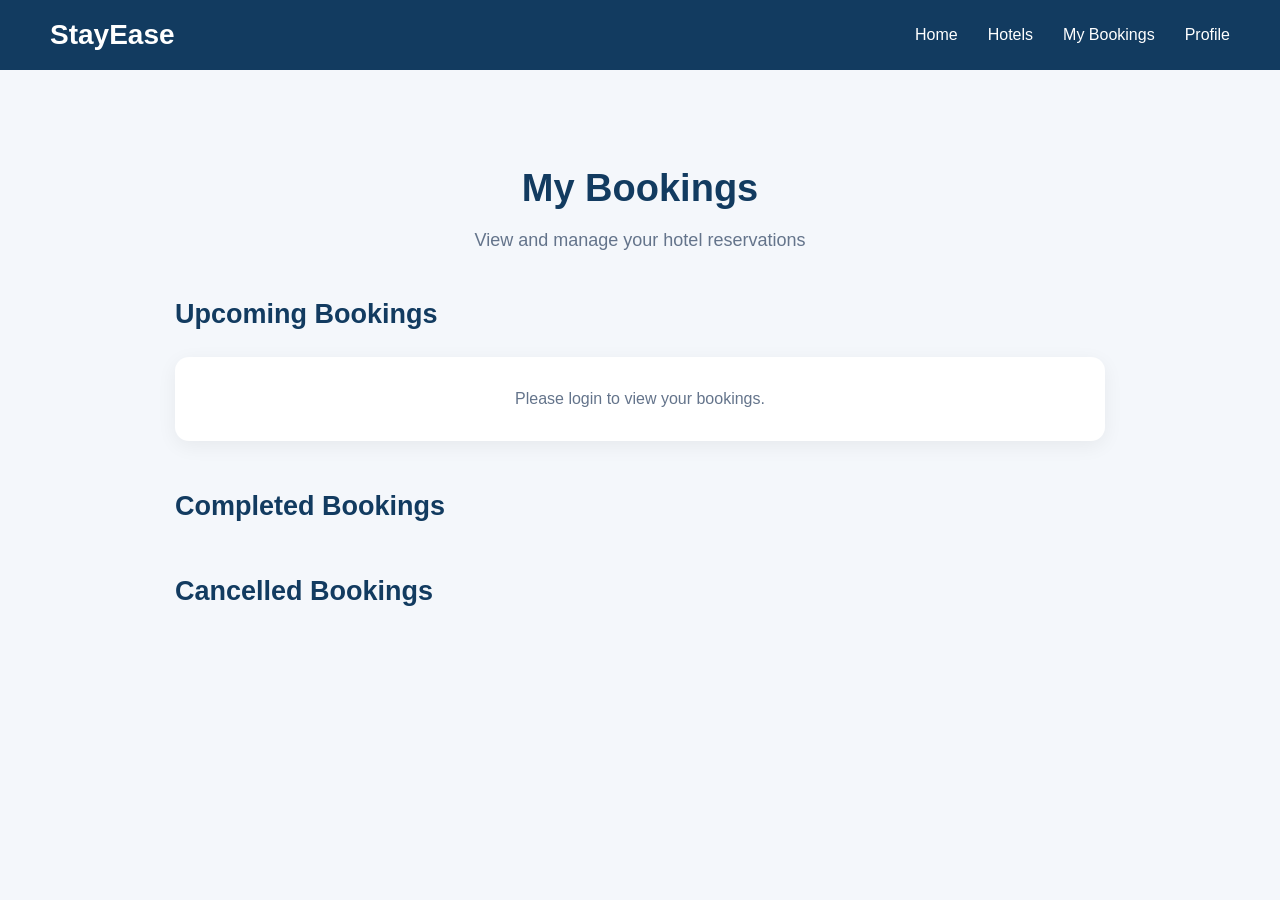
<file: bookings.html>
<!DOCTYPE html>
<html lang="en">

<head>

    <meta charset="UTF-8">

    <meta name="viewport"
          content="width=device-width, initial-scale=1.0">

    <title>My Bookings - StayEase</title>

    <link rel="stylesheet"
          href="css/style.css">


    <style>

        /* ==========================================
           PAGE
        ========================================== */

        body {
            margin: 0 !important;
            padding: 0 !important;
            background: #f4f7fb !important;
            color: #173b63;
            font-family: Arial, Helvetica, sans-serif;
        }


        /* ==========================================
           NAVBAR
        ========================================== */

        .bookings-navbar {
            width: 100%;
            height: 70px;

            background: #123b60;

            display: flex !important;
            align-items: center !important;
            justify-content: space-between !important;

            padding: 0 50px !important;

            box-sizing: border-box;
        }


        .bookings-logo {
            color: white;

            font-size: 28px;

            font-weight: 700;

            white-space: nowrap;
        }


        .bookings-nav {
            display: flex !important;

            align-items: center !important;

            gap: 30px !important;

            margin: 0 !important;
            padding: 0 !important;
        }


        .bookings-nav a {
            color: white !important;

            text-decoration: none !important;

            font-size: 16px !important;

            font-weight: 500 !important;

            white-space: nowrap;

            margin: 0 !important;
        }


        .bookings-nav a:hover {
            color: #cfe5ff !important;
        }


        /* ==========================================
           MAIN
        ========================================== */

        .bookings-page {
            width: 100%;

            min-height:
                calc(100vh - 70px);

            padding: 45px 20px 70px;

            box-sizing: border-box;
        }


        .bookings-container {
            width: 100%;

            max-width: 1050px;

            margin: 0 auto;
        }


        /* ==========================================
           PAGE HEADER
        ========================================== */

        .page-header {
            text-align: center;

            margin-bottom: 40px;
        }


        .page-header h1 {
            margin: 0 0 10px;

            color: #123b60;

            font-size: 38px;
        }


        .page-header p {
            margin: 0;

            color: #64748b;

            font-size: 18px;
        }


        /* ==========================================
           SECTION
        ========================================== */

        .booking-section {
            margin-bottom: 45px;
        }


        .section-heading {
            margin: 0 0 22px;

            color: #123b60;

            font-size: 27px;

            font-weight: 700;
        }


        /* ==========================================
           EMPTY MESSAGE
        ========================================== */

        .empty-box {
            background: white;

            border-radius: 14px;

            padding: 30px;

            text-align: center;

            box-shadow:
                0 5px 20px
                rgba(0, 0, 0, 0.06);

            color: #64748b;

            font-size: 16px;
        }


        /* ==========================================
           BOOKING CARD
        ========================================== */

        .booking-card {
            width: 100%;

            background: white;

            border-radius: 16px;

            margin-bottom: 25px;

            overflow: hidden;

            box-shadow:
                0 6px 25px
                rgba(0, 0, 0, 0.07);

            border-left: 7px solid #2563eb;
        }


        .booking-card.completed {
            border-left-color: #16a34a;
        }


        .booking-card.cancelled {
            border-left-color: #dc2626;
        }


        /* ==========================================
           BOOKING HEADER
        ========================================== */

        .booking-header {
            padding: 22px 28px;

            display: flex;

            align-items: flex-start;

            justify-content: space-between;

            gap: 20px;

            border-bottom: 1px solid #e2e8f0;
        }


        .hotel-name {
            margin: 0 0 8px;

            color: #123b60;

            font-size: 25px;

            font-weight: 700;
        }


        .booking-id {
            margin: 0;

            color: #64748b;

            font-size: 15px;
        }


        /* ==========================================
           STATUS
        ========================================== */

        .status-badge {
            display: inline-block;

            padding: 8px 14px;

            border-radius: 20px;

            font-size: 13px;

            font-weight: 700;

            white-space: nowrap;
        }


        .status-confirmed {
            background: #dcfce7;

            color: #166534;
        }


        .status-completed {
            background: #dbeafe;

            color: #1d4ed8;
        }


        .status-cancelled {
            background: #fee2e2;

            color: #991b1b;
        }


        .status-pending {
            background: #fef3c7;

            color: #92400e;
        }


        /* ==========================================
           BOOKING BODY
        ========================================== */

        .booking-body {
            padding: 25px 28px;
        }


        .details-title {
            margin: 0 0 15px;

            color: #123b60;

            font-size: 19px;
        }


        .details-grid {
            display: grid;

            grid-template-columns:
                repeat(3, 1fr);

            gap: 18px;

            margin-bottom: 25px;
        }


        .detail-box {
            background: #f8fbff;

            border: 1px solid #e1eaf3;

            border-radius: 10px;

            padding: 14px 16px;
        }


        .detail-label {
            display: block;

            margin-bottom: 6px;

            color: #64748b;

            font-size: 12px;

            font-weight: 600;
        }


        .detail-value {
            display: block;

            color: #173b63;

            font-size: 15px;

            font-weight: 600;

            word-break: break-word;
        }


        /* ==========================================
           ROOM DETAILS
        ========================================== */

        .room-box {
            background: #f1f6ff;

            border-radius: 12px;

            padding: 20px;

            margin-bottom: 22px;
        }


        .room-title {
            margin: 0 0 15px;

            color: #123b60;

            font-size: 19px;
        }


        .room-grid {
            display: grid;

            grid-template-columns:
                repeat(3, 1fr);

            gap: 15px;
        }


        /* ==========================================
           PAYMENT DETAILS
        ========================================== */

        .payment-box {
            background: #f8fafc;

            border: 1px solid #e2e8f0;

            border-radius: 12px;

            padding: 20px;

            margin-bottom: 22px;
        }


        .payment-title {
            margin: 0 0 15px;

            color: #123b60;

            font-size: 19px;
        }


        .amount {
            color: #087f3e;

            font-size: 22px;

            font-weight: 700;
        }


        /* ==========================================
           MANAGER DETAILS
        ========================================== */

        .manager-box {
            background: #fffaf0;

            border: 1px solid #f3dfb0;

            border-radius: 12px;

            padding: 20px;

            margin-bottom: 22px;
        }


        .manager-title {
            margin: 0 0 15px;

            color: #123b60;

            font-size: 19px;
        }


        .manager-grid {
            display: grid;

            grid-template-columns:
                repeat(3, 1fr);

            gap: 15px;
        }


        /* ==========================================
           LOCATION
        ========================================== */

        .location-box {
            background: #f8fbff;

            border: 1px solid #dbe7f3;

            border-radius: 12px;

            padding: 20px;

            margin-bottom: 22px;
        }


        .location-title {
            margin: 0 0 10px;

            color: #123b60;

            font-size: 19px;
        }


        .location-text {
            margin: 0 0 14px;

            color: #475569;

            line-height: 1.6;
        }


        .map-link {
            display: inline-block;

            color: white;

            background: #2563eb;

            padding: 9px 15px;

            border-radius: 7px;

            text-decoration: none;

            font-size: 14px;

            font-weight: 600;
        }


        .map-link:hover {
            background: #1d4ed8;
        }


        /* ==========================================
           CANCELLATION
        ========================================== */

        .cancellation-box {
            background: #fff1f2;

            border: 1px solid #fecdd3;

            border-radius: 10px;

            padding: 15px 18px;

            margin-bottom: 20px;
        }


        .cancellation-box strong {
            color: #991b1b;
        }


        .cancellation-box p {
            margin: 6px 0 0;

            color: #7f1d1d;

            line-height: 1.5;
        }


        /* ==========================================
           ACTIONS
        ========================================== */

        .booking-actions {
            display: flex;

            justify-content: flex-end;

            gap: 12px;

            padding-top: 5px;
        }


        .cancel-button {
            border: none;

            background: #dc2626;

            color: white;

            padding: 11px 20px;

            border-radius: 8px;

            font-size: 14px;

            font-weight: 600;

            cursor: pointer;
        }


        .cancel-button:hover {
            background: #b91c1c;
        }


        /* ==========================================
           MOBILE
        ========================================== */

        @media (max-width: 800px) {

            .bookings-navbar {
                height: auto;

                min-height: 70px;

                padding: 15px 20px !important;

                flex-direction: column;

                gap: 12px;
            }


            .bookings-nav {
                flex-wrap: wrap;

                justify-content: center;

                gap: 15px !important;
            }


            .bookings-page {
                padding:
                    30px 12px 50px;
            }


            .page-header h1 {
                font-size: 30px;
            }


            .details-grid {
                grid-template-columns: 1fr 1fr;
            }


            .room-grid,
            .manager-grid {
                grid-template-columns: 1fr 1fr;
            }


            .booking-header {
                flex-direction: column;
            }

        }


        @media (max-width: 550px) {

            .details-grid,
            .room-grid,
            .manager-grid {
                grid-template-columns: 1fr;
            }


            .booking-header,
            .booking-body {
                padding: 20px;
            }


            .hotel-name {
                font-size: 21px;
            }

        }

    </style>

</head>


<body>


<!-- ==========================================
     NAVBAR
========================================== -->

<header class="bookings-navbar">

    <div class="bookings-logo">
        StayEase
    </div>


    <nav class="bookings-nav">

        <a href="index.html">
            Home
        </a>

        <a href="hotels.html">
            Hotels
        </a>

        <a href="bookings.html">
            My Bookings
        </a>

        <a href="profile.html">
            Profile
        </a>

    </nav>

</header>



<!-- ==========================================
     MAIN
========================================== -->

<main class="bookings-page">


    <div class="bookings-container">


        <!-- PAGE HEADER -->

        <div class="page-header">

            <h1>
                My Bookings
            </h1>

            <p>
                View and manage your hotel reservations
            </p>

        </div>



        <!-- ======================================
             UPCOMING BOOKINGS
        ======================================= -->

        <section class="booking-section">

            <h2 class="section-heading">
                Upcoming Bookings
            </h2>


            <div id="upcomingBookings">

            </div>

        </section>



        <!-- ======================================
             COMPLETED BOOKINGS
        ======================================= -->

        <section class="booking-section">

            <h2 class="section-heading">
                Completed Bookings
            </h2>


            <div id="completedBookings">

            </div>

        </section>



        <!-- ======================================
             CANCELLED BOOKINGS
        ======================================= -->

        <section class="booking-section">

            <h2 class="section-heading">
                Cancelled Bookings
            </h2>


            <div id="cancelledBookings">

            </div>

        </section>


    </div>

</main>



<!-- ==========================================
     JAVASCRIPT
========================================== -->

<script src="js/data.js"></script>

<script src="js/auth.js"></script>

<script src="js/booking.js"></script>



<script>


// ==========================================
// CURRENT USER
// ==========================================

function getBookingsPageUser() {

    return JSON.parse(
        localStorage.getItem(
            "currentUser"
        )
    ) || null;
}


// ==========================================
// GET USER BOOKINGS
// ==========================================

function getBookingsPageData() {

    const user =
        getBookingsPageUser();


    if (!user) {

        return [];

    }


    const bookings =
        JSON.parse(
            localStorage.getItem(
                "bookings"
            )
        ) || [];


    const userId =
        user.id ||
        user.userId;


    return bookings.filter(
        function (booking) {

            return String(
                booking.userId
            ) === String(
                userId
            );

        }
    );
}


// ==========================================
// FORMAT DATE
// ==========================================

function formatBookingDate(date) {

    if (!date) {

        return "-";

    }


    const d =
        new Date(date);


    if (isNaN(d.getTime())) {

        return date;

    }


    return d.toLocaleDateString(
        "en-IN",
        {
            day: "2-digit",
            month: "2-digit",
            year: "numeric"
        }
    );
}


// ==========================================
// STATUS CLASS
// ==========================================

function getBookingStatusClass(status) {

    if (
        status === "Completed"
    ) {

        return "status-completed";

    }


    if (
        status &&
        status.includes("Cancelled")
    ) {

        return "status-cancelled";

    }


    if (
        status === "Payment Pending"
    ) {

        return "status-pending";

    }


    return "status-confirmed";
}


// ==========================================
// CREATE BOOKING CARD
// ==========================================

function createBookingCard(booking) {

    /*
     * IMPORTANT:
     * The correct hotel field is hotelName.
     */

    const hotelName =
        booking.hotelName ||
        "Hotel Name Not Available";


    const city =
        booking.city ||
        "Not Available";


    const roomType =
        booking.roomType ||
        "Not Available";


    const persons =
        booking.persons ||
        "-";


    const acType =
        booking.acType ||
        "Not Available";


    const checkIn =
        booking.checkIn ||
        "";


    const checkOut =
        booking.checkOut ||
        "";


    const status =
        booking.status ||
        "Unknown";


    const paymentStatus =
        booking.paymentStatus ||
        "Pending";


    const managerName =
        booking.managerName ||
        "Not Available";


    const managerPhone =
        booking.managerPhone ||
        "Not Available";


    const managerEmail =
        booking.managerEmail ||
        "Not Available";


    const location =
        booking.hotelLocation ||
        "Not Available";


    const locationLink =
        booking.hotelLocationLink ||
        "";


    const cardClass =
        status === "Completed"
            ? "completed"
            : (
                status.includes("Cancelled")
                    ? "cancelled"
                    : ""
              );


    const statusClass =
        getBookingStatusClass(
            status
        );


    const canCancel =
        status === "Confirmed";


    return `

        <div class="booking-card ${cardClass}">


            <!-- HEADER -->

            <div class="booking-header">

                <div>

                    <h3 class="hotel-name">
                        ${hotelName}
                    </h3>

                    <p class="booking-id">

                        Booking ID:
                        <strong>
                            ${booking.id}
                        </strong>

                    </p>

                </div>


                <span
                    class="status-badge ${statusClass}"
                >
                    ${status}
                </span>

            </div>



            <!-- BODY -->

            <div class="booking-body">


                <!-- BASIC DETAILS -->

                <h3 class="details-title">
                    Booking Information
                </h3>


                <div class="details-grid">


                    <div class="detail-box">

                        <span class="detail-label">
                            User ID
                        </span>

                        <span class="detail-value">
                            ${booking.userId || "-"}
                        </span>

                    </div>


                    <div class="detail-box">

                        <span class="detail-label">
                            City
                        </span>

                        <span class="detail-value">
                            ${city}
                        </span>

                    </div>


                    <div class="detail-box">

                        <span class="detail-label">
                            Check-in
                        </span>

                        <span class="detail-value">
                            ${formatBookingDate(checkIn)}
                        </span>

                    </div>


                    <div class="detail-box">

                        <span class="detail-label">
                            Check-out
                        </span>

                        <span class="detail-value">
                            ${formatBookingDate(checkOut)}
                        </span>

                    </div>


                    <div class="detail-box">

                        <span class="detail-label">
                            Number of Nights
                        </span>

                        <span class="detail-value">
                            ${booking.nights || "-"}
                        </span>

                    </div>


                    <div class="detail-box">

                        <span class="detail-label">
                            Booking Status
                        </span>

                        <span class="detail-value">
                            ${status}
                        </span>

                    </div>


                </div>



                <!-- ROOM DETAILS -->

                <div class="room-box">

                    <h3 class="room-title">
                        🛏 Room Details
                    </h3>


                    <div class="room-grid">


                        <div class="detail-box">

                            <span class="detail-label">
                                Room Type
                            </span>

                            <span class="detail-value">
                                ${roomType}
                            </span>

                        </div>


                        <div class="detail-box">

                            <span class="detail-label">
                                Persons / Capacity
                            </span>

                            <span class="detail-value">
                                ${persons}
                            </span>

                        </div>


                        <div class="detail-box">

                            <span class="detail-label">
                                AC / Non-AC
                            </span>

                            <span class="detail-value">
                                ${acType}
                            </span>

                        </div>


                    </div>

                </div>



                <!-- PAYMENT -->

                <div class="payment-box">

                    <h3 class="payment-title">
                        💳 Payment Details
                    </h3>


                    <div class="details-grid">


                        <div class="detail-box">

                            <span class="detail-label">
                                Price Per Night
                            </span>

                            <span class="detail-value">
                                ₹${booking.pricePerNight || 0}
                            </span>

                        </div>


                        <div class="detail-box">

                            <span class="detail-label">
                                Payment Method
                            </span>

                            <span class="detail-value">
                                ${booking.paymentMethod || "Not Available"}
                            </span>

                        </div>


                        <div class="detail-box">

                            <span class="detail-label">
                                Payment Status
                            </span>

                            <span class="detail-value">
                                ${paymentStatus}
                            </span>

                        </div>


                        <div class="detail-box">

                            <span class="detail-label">
                                Total Amount
                            </span>

                            <span class="amount">
                                ₹${booking.total || 0}
                            </span>

                        </div>


                    </div>

                </div>



                <!-- MANAGER -->

                <div class="manager-box">

                    <h3 class="manager-title">
                        👤 Hotel Manager Details
                    </h3>


                    <div class="manager-grid">


                        <div class="detail-box">

                            <span class="detail-label">
                                Manager Name
                            </span>

                            <span class="detail-value">
                                ${managerName}
                            </span>

                        </div>


                        <div class="detail-box">

                            <span class="detail-label">
                                Contact Number
                            </span>

                            <span class="detail-value">
                                ${managerPhone}
                            </span>

                        </div>


                        <div class="detail-box">

                            <span class="detail-label">
                                Email
                            </span>

                            <span class="detail-value">
                                ${managerEmail}
                            </span>

                        </div>


                    </div>

                </div>



                <!-- LOCATION -->

                <div class="location-box">

                    <h3 class="location-title">
                        📍 Hotel Location
                    </h3>


                    <p class="location-text">
                        ${location}
                    </p>


                    ${
                        locationLink
                        ? `
                            <a
                                href="${locationLink}"
                                target="_blank"
                                class="map-link"
                            >
                                View on Google Maps
                            </a>
                          `
                        : ""
                    }

                </div>



                <!-- CANCELLATION -->

                ${
                    booking.cancellationReason
                    ? `

                        <div class="cancellation-box">

                            <strong>
                                Cancellation Information
                            </strong>

                            <p>
                                ${booking.cancellationReason}
                            </p>

                        </div>

                      `
                    : ""
                }



                <!-- ACTION -->

                ${
                    canCancel
                    ? `

                        <div class="booking-actions">

                            <button
                                class="cancel-button"
                                onclick="cancelBookingFromPage(${booking.id})"
                            >
                                Cancel Booking
                            </button>

                        </div>

                      `
                    : ""
                }


            </div>

        </div>

    `;
}


// ==========================================
// DISPLAY BOOKINGS
// ==========================================

function displayBookingsPage() {

    const upcomingContainer =
        document.getElementById(
            "upcomingBookings"
        );


    const completedContainer =
        document.getElementById(
            "completedBookings"
        );


    const cancelledContainer =
        document.getElementById(
            "cancelledBookings"
        );


    const user =
        getBookingsPageUser();


    if (!user) {

        upcomingContainer.innerHTML = `
            <div class="empty-box">
                Please login to view your bookings.
            </div>
        `;

        completedContainer.innerHTML = "";

        cancelledContainer.innerHTML = "";

        return;
    }


    // Update completed bookings
    if (
        typeof updateCompletedBookingsForUser ===
        "function"
    ) {

        updateCompletedBookingsForUser();

    }


    const bookings =
        getBookingsPageData();


    // ======================================
    // SPLIT BOOKINGS
    // ======================================

    const upcoming =
        bookings.filter(
            function (booking) {

                return (
                    booking.status !==
                        "Completed" &&
                    !(
                        booking.status &&
                        booking.status.includes(
                            "Cancelled"
                        )
                    )
                );

            }
        );


    const completed =
        bookings.filter(
            function (booking) {

                return (
                    booking.status ===
                    "Completed"
                );

            }
        );


    const cancelled =
        bookings.filter(
            function (booking) {

                return (
                    booking.status &&
                    booking.status.includes(
                        "Cancelled"
                    )
                );

            }
        );


    // ======================================
    // UPCOMING
    // ======================================

    if (upcoming.length === 0) {

        upcomingContainer.innerHTML = `
            <div class="empty-box">
                No upcoming bookings.
            </div>
        `;

    } else {

        upcomingContainer.innerHTML =
            upcoming
                .map(
                    createBookingCard
                )
                .join("");

    }


    // ======================================
    // COMPLETED
    // ======================================

    if (completed.length === 0) {

        completedContainer.innerHTML = `
            <div class="empty-box">
                No completed bookings.
            </div>
        `;

    } else {

        completedContainer.innerHTML =
            completed
                .map(
                    createBookingCard
                )
                .join("");

    }


    // ======================================
    // CANCELLED
    // ======================================

    if (cancelled.length === 0) {

        cancelledContainer.innerHTML = `
            <div class="empty-box">
                No cancelled bookings.
            </div>
        `;

    } else {

        cancelledContainer.innerHTML =
            cancelled
                .map(
                    createBookingCard
                )
                .join("");

    }

}


// ==========================================
// CANCEL BOOKING
// ==========================================

function cancelBookingFromPage(
    bookingId
) {

    if (
        typeof cancelUserBooking ===
        "function"
    ) {

        cancelUserBooking(
            bookingId
        );

        return;
    }


    const bookings =
        JSON.parse(
            localStorage.getItem(
                "bookings"
            )
        ) || [];


    const booking =
        bookings.find(
            function (item) {

                return String(item.id) ===
                    String(bookingId);

            }
        );


    if (!booking) {

        alert(
            "Booking not found."
        );

        return;
    }


    const confirmed =
        confirm(
            "Are you sure you want to cancel this booking?"
        );


    if (!confirmed) {
        return;
    }


    booking.status =
        "Cancelled by User";


    booking.cancelledBy =
        "User";


    booking.cancellationReason =
        "Cancelled by User";


    booking.cancelledAt =
        new Date().toISOString();


    localStorage.setItem(
        "bookings",
        JSON.stringify(
            bookings
        )
    );


    alert(
        "Booking cancelled successfully."
    );


    displayBookingsPage();
}


// ==========================================
// PAGE LOAD
// ==========================================

document.addEventListener(
    "DOMContentLoaded",
    function () {

        displayBookingsPage();

    }
);

</script>


</body>

</html>
</file>
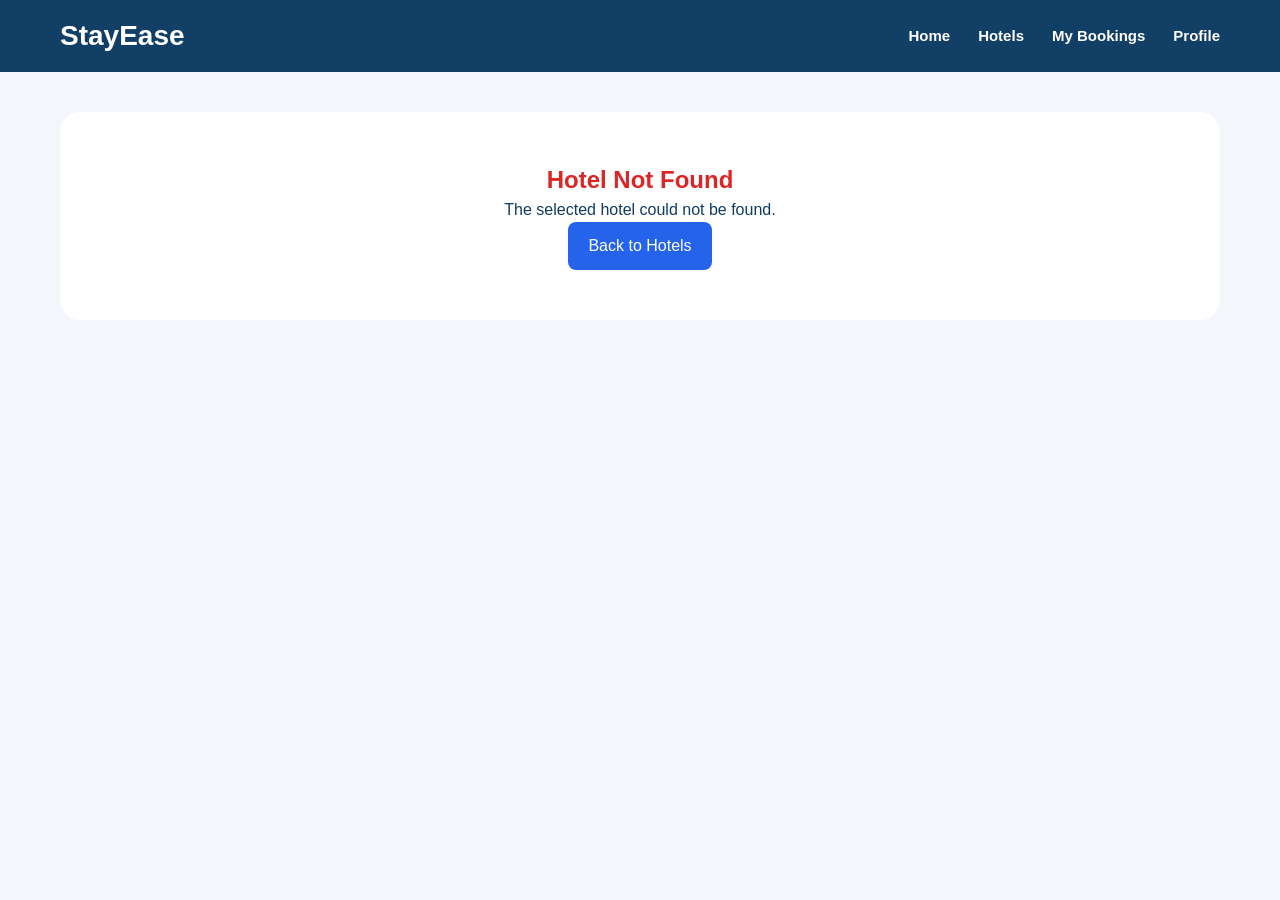
<file: hotel-details.html>
<!DOCTYPE html>
<html lang="en">

<head>

    <meta charset="UTF-8">

    <meta
        name="viewport"
        content="width=device-width, initial-scale=1.0"
    >

    <title>Hotel Details - StayEase</title>

    <link
        rel="stylesheet"
        href="css/style.css"
    >

    <style>

        .details-container {
            max-width: 1200px;
            margin: 40px auto;
            padding: 0 20px;
        }

        .hotel-details-card {
            background: white;
            border-radius: 20px;
            overflow: hidden;
            box-shadow:
                0 10px 30px rgba(0,0,0,0.08);
        }

        .hotel-details-image {
            width: 100%;
            height: 380px;
            object-fit: cover;
            display: block;
        }

        .hotel-details-content {
            padding: 35px;
        }

        .hotel-details-content h1 {
            font-size: 42px;
            color: #123d70;
            margin: 0 0 10px;
        }

        .city {
            font-size: 18px;
            color: #475569;
            margin-bottom: 12px;
        }

        .rating {
            font-size: 20px;
            color: #f59e0b;
            margin-bottom: 20px;
        }

        /* MANAGER */

        .manager-box {
            background: #f5f8ff;
            border-left: 5px solid #2563eb;
            border-radius: 12px;
            padding: 22px;
            margin: 20px 0 25px;
        }

        .manager-box h2 {
            color: #123d70;
            font-size: 22px;
            margin-top: 0;
        }

        .manager-row {
            margin: 10px 0;
            color: #334155;
        }

        .manager-row strong {
            display: inline-block;
            min-width: 165px;
            color: #1e3a5f;
        }

        .manager-row a {
            color: #2563eb;
            text-decoration: none;
        }

        .map-btn {
            display: inline-block;
            margin-top: 10px;
            padding: 11px 18px;
            background: #2563eb;
            color: white !important;
            border-radius: 8px;
            text-decoration: none !important;
        }

        .description {
            color: #475569;
            font-size: 17px;
            line-height: 1.7;
        }

        /* AMENITIES */

        .amenities {
            margin-top: 25px;
        }

        .amenities h2 {
            color: #123d70;
        }

        .amenities-list {
            display: flex;
            flex-wrap: wrap;
            gap: 10px;
        }

        .amenity {
            background: #eef4ff;
            color: #2563eb;
            padding: 10px 16px;
            border-radius: 25px;
        }

        /* ROOMS */

        .rooms-section {
            margin-top: 40px;
        }

        .rooms-section h2 {
            color: #123d70;
            font-size: 32px;
            margin-bottom: 20px;
        }

        .rooms-grid {
            display: grid;
            grid-template-columns:
                repeat(3, 1fr);
            gap: 22px;
        }

        .room-card {
            background: white;
            padding: 25px;
            border-radius: 16px;
            box-shadow:
                0 8px 25px rgba(0,0,0,0.08);
            border: 1px solid #e2e8f0;
        }

        .room-card h3 {
            color: #123d70;
            font-size: 22px;
            margin-top: 0;
            margin-bottom: 18px;
        }

        .room-detail {
            margin: 12px 0;
            color: #475569;
            font-size: 15px;
        }

        .room-detail strong {
            color: #1e3a5f;
        }

        .room-price {
            color: #2563eb;
            font-size: 23px;
            font-weight: bold;
            margin: 18px 0;
        }

        .room-price span {
            font-size: 14px;
            color: #64748b;
            font-weight: normal;
        }

        .book-btn {
            width: 100%;
            padding: 13px;
            background: #2563eb;
            color: white;
            border: none;
            border-radius: 8px;
            cursor: pointer;
            font-size: 16px;
            font-weight: 600;
        }

        .book-btn:hover {
            background: #1d4ed8;
        }

        /* AC / NON AC */

        .room-options {
            display: grid;
            grid-template-columns: 1fr 1fr;
            gap: 12px;
            margin-top: 18px;
        }

        .room-option {
            border: 1px solid #dbe3ef;
            border-radius: 10px;
            padding: 14px;
            background: #f8fafc;
        }

        .room-option h4 {
            margin: 0 0 8px;
            color: #123d70;
        }

        .option-price {
            color: #2563eb;
            font-size: 18px;
            font-weight: bold;
            margin-bottom: 10px;
        }

        .option-button {
            width: 100%;
            padding: 9px;
            border: none;
            background: #2563eb;
            color: white;
            border-radius: 7px;
            cursor: pointer;
            font-weight: 600;
        }

        .option-button:hover {
            background: #1d4ed8;
        }

        .non-ac .option-price {
            color: #475569;
        }

        .non-ac .option-button {
            background: #475569;
        }

        .non-ac .option-button:hover {
            background: #334155;
        }

        /* NOT FOUND */

        .not-found {
            background: white;
            padding: 50px;
            text-align: center;
            border-radius: 20px;
        }

        .not-found h2 {
            color: #dc2626;
        }

        .back-btn {
            display: inline-block;
            padding: 12px 20px;
            background: #2563eb;
            color: white;
            text-decoration: none;
            border-radius: 8px;
        }

        /* MOBILE */

        @media (max-width: 900px) {

            .rooms-grid {
                grid-template-columns: 1fr;
            }

        }

        @media (max-width: 600px) {

            .details-container {
                padding: 0 12px;
            }

            .hotel-details-image {
                height: 250px;
            }

            .hotel-details-content {
                padding: 22px;
            }

            .hotel-details-content h1 {
                font-size: 30px;
            }

            .room-options {
                grid-template-columns: 1fr;
            }

            .manager-row strong {
                display: block;
                margin-bottom: 4px;
            }

        }

    </style>

</head>


<body>


<!-- =====================================================
     NAVBAR
     ===================================================== -->

<header class="navbar">

    <div class="logo">
        StayEase
    </div>

    <nav>

        <a href="index.html">
            Home
        </a>

        <a href="hotels.html">
            Hotels
        </a>

        <a href="bookings.html">
            My Bookings
        </a>

        <a href="profile.html">
            Profile
        </a>

    </nav>

</header>


<!-- =====================================================
     MAIN
     ===================================================== -->

<main class="details-container">

    <div id="hotelDetails">
        Loading hotel details...
    </div>


    <div
        id="roomsSection"
        class="rooms-section"
    >

        <h2>
            Available Rooms
        </h2>

        <div
            id="roomsContainer"
            class="rooms-grid"
        >

        </div>

    </div>

</main>


<script src="js/data.js"></script>


<script>

document.addEventListener(
    "DOMContentLoaded",
    function () {

        const params =
            new URLSearchParams(
                window.location.search
            );

        const hotelId =
            params.get("id");


        if (!hotelId) {

            showNotFound();

            return;

        }


        const hotels =
            getHotels();


        const hotel =
            hotels.find(
                h =>
                    String(h.id) ===
                    String(hotelId)
            );


        if (!hotel) {

            showNotFound();

            return;

        }


        displayHotel(hotel);

        displayRooms(hotel);

    }
);


// =====================================================
// DISPLAY HOTEL
// =====================================================

function displayHotel(hotel) {

    const container =
        document.getElementById(
            "hotelDetails"
        );


    const manager =
        hotel.manager || {};


    const image =
        hotel.image ||
        "https://images.unsplash.com/photo-1566073771259-6a8506099945";


    const rating =
        hotel.rating || "4.7";


    const location =
        hotel.location ||
        hotel.city + ", India";


    const locationLink =
        hotel.locationLink ||
        (
            "https://www.google.com/maps/search/?api=1&query=" +
            encodeURIComponent(
                hotel.name +
                " " +
                hotel.city
            )
        );


    let amenitiesHTML = "";


    if (
        hotel.amenities &&
        hotel.amenities.length
    ) {

        amenitiesHTML =
            hotel.amenities.map(
                amenity => `

                    <span class="amenity">
                        ${amenity}
                    </span>

                `
            ).join("");

    }


    container.innerHTML = `

        <div class="hotel-details-card">

            <img
                src="${image}"
                alt="${hotel.name}"
                class="hotel-details-image"
            >


            <div class="hotel-details-content">

                <h1>
                    ${hotel.name}
                </h1>


                <div class="city">
                    📍
                    ${hotel.city},
                    India
                </div>


                <div class="rating">
                    ⭐
                    ${rating}
                    / 5
                </div>


                <!-- HOTEL MANAGER -->

                <div class="manager-box">

                    <h2>
                        👨‍💼 Hotel Manager Details
                    </h2>


                    <div class="manager-row">

                        <strong>
                            Manager Name:
                        </strong>

                        ${manager.name || "Not Available"}

                    </div>


                    <div class="manager-row">

                        <strong>
                            📞 Contact Number:
                        </strong>

                        <a
                            href="tel:${manager.phone || ""}"
                        >
                            ${manager.phone || "Not Available"}
                        </a>

                    </div>


                    <div class="manager-row">

                        <strong>
                            ✉️ Email:
                        </strong>

                        <a
                            href="mailto:${manager.email || ""}"
                        >
                            ${manager.email || "Not Available"}
                        </a>

                    </div>


                    <div class="manager-row">

                        <strong>
                            📍 Hotel Location:
                        </strong>

                        ${location}

                    </div>


                    <a
                        href="${locationLink}"
                        target="_blank"
                        class="map-btn"
                    >
                        📍 View Hotel Location
                        on Google Maps
                    </a>

                </div>


                <p class="description">

                    ${
                        hotel.description ||
                        "Comfortable hotel with modern facilities and excellent service."
                    }

                </p>


                <div class="amenities">

                    <h2>
                        Hotel Amenities
                    </h2>


                    <div class="amenities-list">

                        ${amenitiesHTML}

                    </div>

                </div>

            </div>

        </div>

    `;

}


// =====================================================
// DISPLAY ROOMS
// =====================================================

function displayRooms(hotel) {

    const container =
        document.getElementById(
            "roomsContainer"
        );


    /*
       We create 3 room types.

       Each room has:
       - AC
       - Non-AC
       - Different prices
    */


    const rooms = [

        {
            type: "Deluxe Room",
            capacity: 2,
            acPrice: 3000,
            nonAcPrice: 2400
        },

        {
            type: "Executive Room",
            capacity: 3,
            acPrice: 4000,
            nonAcPrice: 3300
        },

        {
            type: "Family Suite",
            capacity: 4,
            acPrice: 5000,
            nonAcPrice: 4200
        }

    ];


    container.innerHTML =
        rooms.map(
            (room, index) => `

                <div class="room-card">

                    <h3>
                        ${room.type}
                    </h3>


                    <div class="room-detail">

                        <strong>
                            👥 Capacity:
                        </strong>

                        ${room.capacity} Persons

                    </div>


                    <div class="room-options">


                        <!-- AC -->

                        <div class="room-option">

                            <h4>
                                ❄️ AC
                            </h4>


                            <div class="option-price">

                                ₹${room.acPrice.toLocaleString("en-IN")}

                                <small>
                                    / night
                                </small>

                            </div>


                            <button
                                class="option-button"
                                onclick="bookRoom(
                                    '${hotel.id}',
                                    '${room.type}',
                                    '${room.capacity}',
                                    'AC',
                                    '${room.acPrice}'
                                )"
                            >

                                Book AC

                            </button>

                        </div>


                        <!-- NON AC -->

                        <div class="room-option non-ac">

                            <h4>
                                🌬️ Non-AC
                            </h4>


                            <div class="option-price">

                                ₹${room.nonAcPrice.toLocaleString("en-IN")}

                                <small>
                                    / night
                                </small>

                            </div>


                            <button
                                class="option-button"
                                onclick="bookRoom(
                                    '${hotel.id}',
                                    '${room.type}',
                                    '${room.capacity}',
                                    'Non-AC',
                                    '${room.nonAcPrice}'
                                )"
                            >

                                Book Non-AC

                            </button>

                        </div>


                    </div>

                </div>

            `
        ).join("");

}


// =====================================================
// BOOK ROOM
// =====================================================

function bookRoom(
    hotelId,
    roomType,
    capacity,
    acType,
    price
) {


    const currentUser =
        JSON.parse(
            localStorage.getItem(
                "currentUser"
            )
        );


    if (!currentUser) {

        alert(
            "Please login before booking."
        );


        window.location.href =
            "login.html";


        return;

    }


    const hotels =
        getHotels();


    const hotel =
        hotels.find(
            h =>
                String(h.id) ===
                String(hotelId)
        );


    if (!hotel) {

        alert(
            "Hotel not found."
        );

        return;

    }


    const selectedRoom = {

        hotelId:
            hotel.id,

        hotelName:
            hotel.name,

        city:
            hotel.city,

        roomType:
            roomType,

        capacity:
            Number(capacity),

        persons:
            Number(capacity),

        acType:
            acType,

        price:
            Number(price),

        hotelLocation:
            hotel.location || "",

        hotelLocationLink:
            hotel.locationLink || "",

        managerName:
            hotel.manager?.name || "",

        managerPhone:
            hotel.manager?.phone || "",

        managerEmail:
            hotel.manager?.email || ""

    };


    localStorage.setItem(
        "selectedRoom",
        JSON.stringify(
            selectedRoom
        )
    );


    /*
       Also save the room information
       for booking.js.
    */

    localStorage.setItem(
        "selectedHotel",
        JSON.stringify(
            selectedRoom
        )
    );


    window.location.href =
        "booking.html";

}


// =====================================================
// NOT FOUND
// =====================================================

function showNotFound() {

    document.getElementById(
        "hotelDetails"
    ).innerHTML = `

        <div class="not-found">

            <h2>
                Hotel Not Found
            </h2>

            <p>
                The selected hotel could not
                be found.
            </p>


            <a
                href="hotels.html"
                class="back-btn"
            >
                Back to Hotels
            </a>

        </div>

    `;


    document.getElementById(
        "roomsSection"
    ).style.display =
        "none";

}

</script>


</body>

</html>
</file>
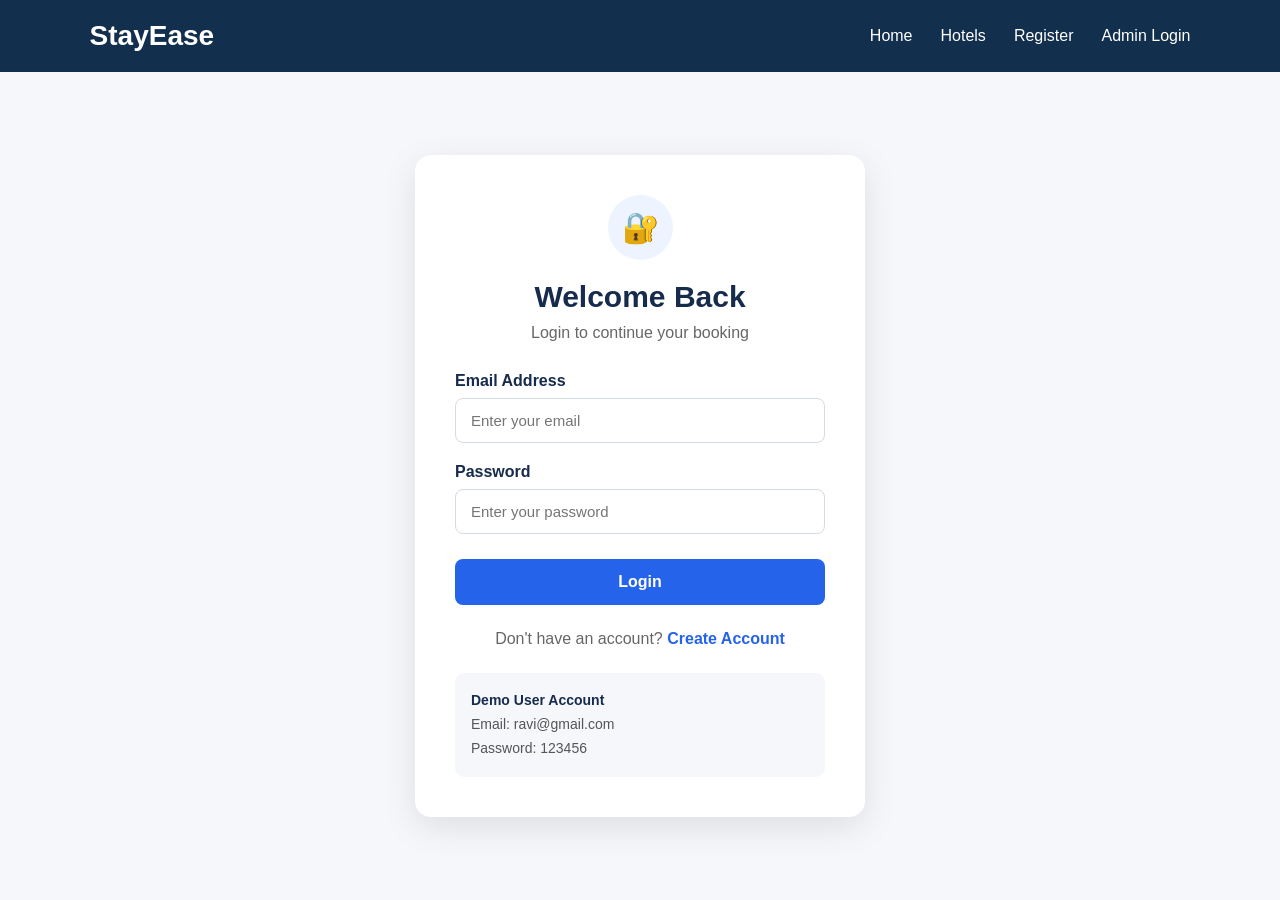
<file: login.html>
<!DOCTYPE html>
<html lang="en">

<head>

    <meta charset="UTF-8">

    <meta name="viewport"
          content="width=device-width, initial-scale=1.0">

    <title>User Login - StayEase</title>


    <style>

        * {
            margin: 0;
            padding: 0;
            box-sizing: border-box;
        }


        body {
            font-family: Arial, sans-serif;
            background: #f5f7fb;
            min-height: 100vh;
        }


        /* =========================
           NAVBAR
           ========================= */

        .navbar {
            height: 72px;
            background: #12304d;

            display: flex;
            align-items: center;
            justify-content: space-between;

            padding: 0 7%;
        }


        .logo {
            color: white;
            font-size: 28px;
            font-weight: bold;
        }


        .nav-links {
            display: flex;
            align-items: center;
            gap: 28px;
        }


        .nav-links a {
            color: white;
            text-decoration: none;
            font-size: 16px;
        }


        .nav-links a:hover {
            color: #60a5fa;
        }


        /* =========================
           LOGIN PAGE
           ========================= */

        .login-page {
            min-height: calc(100vh - 72px);

            display: flex;
            justify-content: center;
            align-items: center;

            padding: 40px 20px;
        }


        .login-card {
            width: 100%;
            max-width: 450px;

            background: white;

            padding: 40px;

            border-radius: 16px;

            box-shadow:
                0 10px 35px rgba(0, 0, 0, 0.10);
        }


        .login-icon {
            width: 65px;
            height: 65px;

            margin: 0 auto 20px;

            display: flex;
            align-items: center;
            justify-content: center;

            background: #eef4ff;

            border-radius: 50%;

            font-size: 30px;
        }


        .login-card h1 {
            text-align: center;

            color: #172b4d;

            font-size: 30px;

            margin-bottom: 10px;
        }


        .login-subtitle {
            text-align: center;

            color: #666;

            margin-bottom: 30px;
        }


        /* =========================
           FORM
           ========================= */

        .form-group {
            margin-bottom: 20px;
        }


        .form-group label {
            display: block;

            margin-bottom: 8px;

            color: #172b4d;

            font-weight: bold;
        }


        .form-group input {
            width: 100%;

            padding: 13px 15px;

            border: 1px solid #d5dbe5;

            border-radius: 8px;

            font-size: 15px;

            outline: none;
        }


        .form-group input:focus {
            border-color: #2563eb;

            box-shadow:
                0 0 0 3px rgba(37, 99, 235, 0.10);
        }


        .login-button {
            width: 100%;

            padding: 14px;

            margin-top: 5px;

            border: none;

            border-radius: 8px;

            background: #2563eb;

            color: white;

            font-size: 16px;

            font-weight: bold;

            cursor: pointer;
        }


        .login-button:hover {
            background: #1d4ed8;
        }


        /* =========================
           MESSAGE
           ========================= */

        .message {
            display: none;

            padding: 12px;

            margin-bottom: 18px;

            border-radius: 8px;

            text-align: center;

            font-size: 14px;
        }


        .error {
            display: block;

            background: #fee2e2;

            color: #b91c1c;
        }


        .success {
            display: block;

            background: #dcfce7;

            color: #15803d;
        }


        /* =========================
           REGISTER LINK
           ========================= */

        .register-text {
            text-align: center;

            margin-top: 25px;

            color: #666;
        }


        .register-text a {
            color: #2563eb;

            font-weight: bold;

            text-decoration: none;
        }


        .register-text a:hover {
            text-decoration: underline;
        }


        /* =========================
           DEMO USER
           ========================= */

        .demo-box {
            margin-top: 25px;

            padding: 16px;

            background: #f5f7fb;

            border-radius: 9px;

            font-size: 14px;

            color: #555;

            line-height: 1.7;
        }


        .demo-box strong {
            color: #172b4d;
        }


        /* =========================
           MOBILE
           ========================= */

        @media (max-width: 600px) {

            .navbar {
                height: auto;

                padding: 15px 20px;

                flex-direction: column;

                gap: 15px;
            }


            .nav-links {
                gap: 15px;

                flex-wrap: wrap;

                justify-content: center;
            }


            .nav-links a {
                font-size: 14px;
            }


            .login-card {
                padding: 30px 22px;
            }

        }

    </style>

</head>


<body>


    <!-- =========================
         NAVBAR
         ========================= -->

    <nav class="navbar">


        <div class="logo">
            StayEase
        </div>


        <div class="nav-links">

            <a href="index.html">
                Home
            </a>


            <a href="hotels.html">
                Hotels
            </a>


            <a href="register.html">
                Register
            </a>


            <a href="admin/login.html">
                Admin Login
            </a>

        </div>


    </nav>



    <!-- =========================
         LOGIN
         ========================= -->

    <main class="login-page">


        <div class="login-card">


            <div class="login-icon">
                🔐
            </div>


            <h1>
                Welcome Back
            </h1>


            <p class="login-subtitle">
                Login to continue your booking
            </p>


            <div
                id="message"
                class="message">
            </div>



            <form id="loginForm">


                <div class="form-group">

                    <label for="email">
                        Email Address
                    </label>

                    <input
                        type="email"
                        id="email"
                        placeholder="Enter your email"
                        required>

                </div>



                <div class="form-group">

                    <label for="password">
                        Password
                    </label>

                    <input
                        type="password"
                        id="password"
                        placeholder="Enter your password"
                        required>

                </div>



                <button
                    type="submit"
                    class="login-button">

                    Login

                </button>


            </form>



            <p class="register-text">

                Don't have an account?

                <a href="register.html">
                    Create Account
                </a>

            </p>



            <div class="demo-box">

                <strong>
                    Demo User Account
                </strong>

                <br>

                Email:
                ravi@gmail.com

                <br>

                Password:
                123456

            </div>


        </div>


    </main>



    <!-- =========================
         JAVASCRIPT
         ========================= -->

    <script>


        document
            .getElementById("loginForm")
            .addEventListener(
                "submit",
                function(event) {

                    event.preventDefault();


                    const email =
                        document
                        .getElementById("email")
                        .value
                        .trim()
                        .toLowerCase();


                    const password =
                        document
                        .getElementById("password")
                        .value;


                    const message =
                        document
                        .getElementById("message");


                    /* =========================
                       GET USERS
                       ========================= */

                    let users =
                        JSON.parse(
                            localStorage.getItem("users")
                        ) || [];


                    /*
                     * Create demo users only
                     * if there are no users.
                     */

                    if (users.length === 0) {

                        users = [

                            {
                                id: 1,
                                name: "Ravi Teja",
                                email: "ravi@gmail.com",
                                password: "123456",
                                phone: "9876543210"
                            },

                            {
                                id: 2,
                                name: "Anjali Reddy",
                                email: "anjali@gmail.com",
                                password: "123456",
                                phone: "9876543211"
                            }

                        ];


                        localStorage.setItem(
                            "users",
                            JSON.stringify(users)
                        );

                    }


                    /* =========================
                       FIND USER
                       ========================= */

                    const user =
                        users.find(
                            function(item) {

                                return (
                                    item.email === email &&
                                    item.password === password
                                );

                            }
                        );


                    /* =========================
                       INVALID LOGIN
                       ========================= */

                    if (!user) {

                        message.className =
                            "message error";

                        message.textContent =
                            "Invalid email or password.";

                        return;

                    }


                    /* =========================
                       SAVE CURRENT USER
                       ========================= */

                    localStorage.setItem(
                        "currentUser",
                        JSON.stringify(user)
                    );


                    /* =========================
                       SUCCESS MESSAGE
                       ========================= */

                    message.className =
                        "message success";

                    message.textContent =
                        "Login successful!";


                    /* =========================
                       CHECK REDIRECT
                       ========================= */

                    const params =
                        new URLSearchParams(
                            window.location.search
                        );


                    const redirect =
                        params.get("redirect");


                    /*
                     * If the user came from
                     * Final Booking, return to
                     * booking.html.
                     *
                     * booking.js will then find
                     * pendingBooking and register
                     * the booking automatically.
                     */

                    setTimeout(
                        function() {

                            if (
                                redirect ===
                                "booking"
                            ) {

                                window.location.href =
                                    "booking.html";

                            }

                            else {

                                window.location.href =
                                    "index.html";

                            }

                        },
                        700
                    );

                }
            );


    </script>


</body>

</html>
</file>
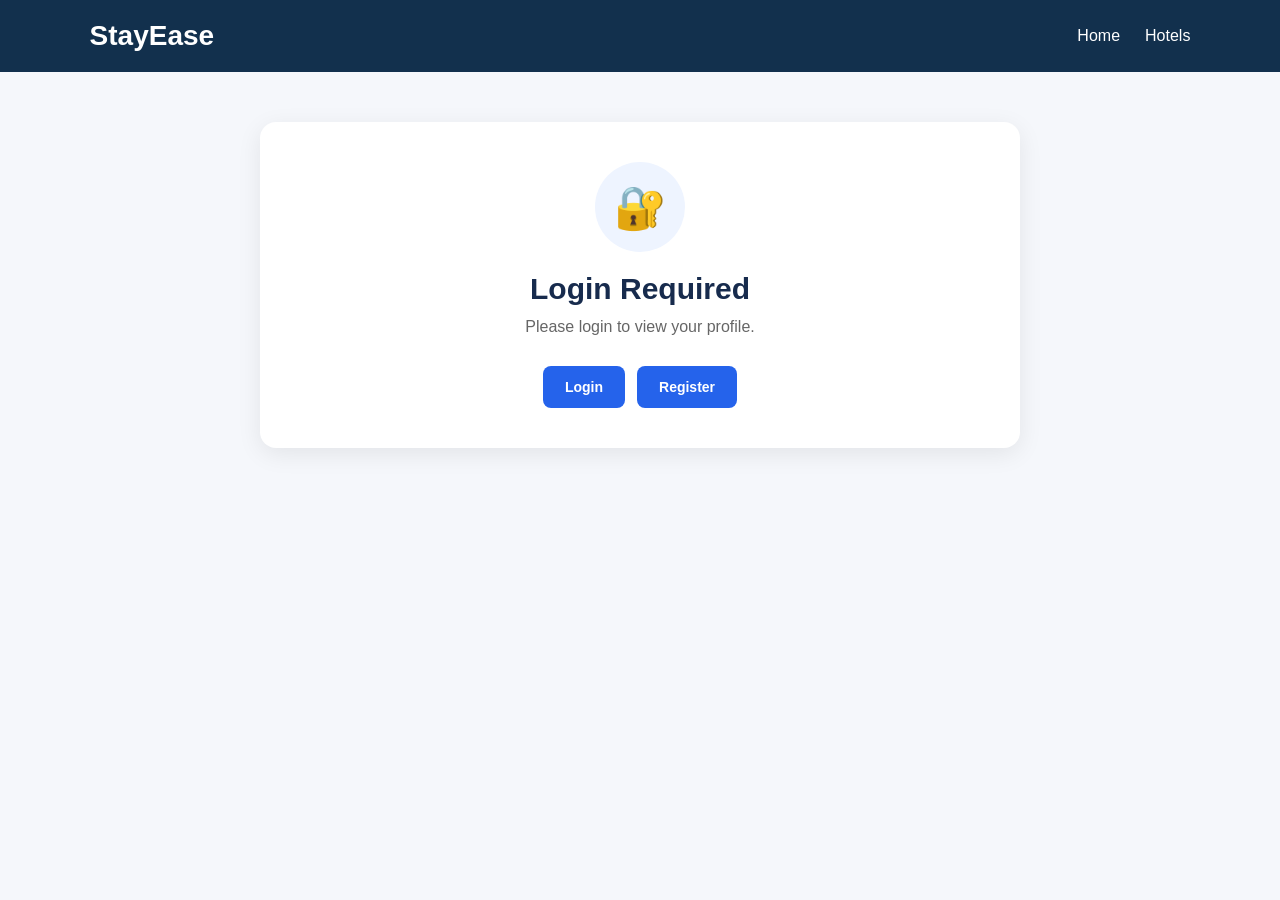
<file: profile.html>
<!DOCTYPE html>
<html lang="en">

<head>

    <meta charset="UTF-8">

    <meta name="viewport"
          content="width=device-width, initial-scale=1.0">

    <title>Profile - StayEase</title>


    <style>

        * {
            margin: 0;
            padding: 0;
            box-sizing: border-box;
        }


        body {

            font-family: Arial, sans-serif;

            background: #f5f7fb;

            color: #172b4d;

            min-height: 100vh;
        }


        /* =====================================
           NAVBAR
           ===================================== */

        .navbar {

            height: 72px;

            background: #12304d;

            display: flex;

            align-items: center;

            justify-content: space-between;

            padding: 0 7%;
        }


        .logo {

            color: white;

            font-size: 28px;

            font-weight: bold;
        }


        .nav-links {

            display: flex;

            gap: 25px;
        }


        .nav-links a {

            color: white;

            text-decoration: none;
        }


        .nav-links a:hover {

            color: #60a5fa;
        }


        /* =====================================
           PROFILE
           ===================================== */

        .page {

            max-width: 800px;

            margin: auto;

            padding: 50px 20px;
        }


        .profile-card {

            background: white;

            border-radius: 16px;

            padding: 40px;

            box-shadow:
                0 6px 25px
                rgba(0,0,0,.08);

            text-align: center;
        }


        .profile-icon {

            width: 90px;

            height: 90px;

            margin: 0 auto 20px;

            border-radius: 50%;

            background: #eef4ff;

            display: flex;

            align-items: center;

            justify-content: center;

            font-size: 42px;
        }


        .profile-card h1 {

            font-size: 30px;

            margin-bottom: 8px;
        }


        .role {

            display: inline-block;

            background: #2563eb;

            color: white;

            padding: 6px 14px;

            border-radius: 20px;

            font-size: 13px;

            margin-bottom: 30px;
        }


        .profile-details {

            text-align: left;

            border-top: 1px solid #eee;

            padding-top: 25px;
        }


        .detail {

            background: #f5f7fb;

            padding: 16px;

            border-radius: 8px;

            margin-bottom: 12px;
        }


        .detail-label {

            display: block;

            color: #777;

            font-size: 13px;

            margin-bottom: 5px;
        }


        .detail-value {

            font-size: 16px;

            font-weight: bold;
        }


        /* =====================================
           BUTTONS
           ===================================== */

        .actions {

            margin-top: 30px;

            display: flex;

            justify-content: center;

            gap: 12px;

            flex-wrap: wrap;
        }


        .btn {

            padding: 13px 22px;

            border-radius: 8px;

            border: none;

            cursor: pointer;

            text-decoration: none;

            font-weight: bold;

            font-size: 14px;
        }


        .btn-primary {

            background: #2563eb;

            color: white;
        }


        .btn-primary:hover {

            background: #1d4ed8;
        }


        .btn-danger {

            background: #dc2626;

            color: white;
        }


        .btn-danger:hover {

            background: #b91c1c;
        }


        .login-message {

            text-align: center;
        }


        .login-message h1 {

            margin-bottom: 12px;
        }


        .login-message p {

            color: #666;

            margin-bottom: 25px;
        }


        @media(max-width:600px) {

            .navbar {

                height: auto;

                padding: 15px 20px;

                flex-direction: column;

                gap: 15px;
            }


            .nav-links {

                gap: 12px;

                flex-wrap: wrap;

                justify-content: center;
            }


            .profile-card {

                padding: 30px 20px;
            }

        }

    </style>

</head>


<body>


    <!-- =====================================
         NAVBAR
         ===================================== -->

    <nav class="navbar">


        <div class="logo">

            StayEase

        </div>


        <div class="nav-links">


            <a href="index.html">
                Home
            </a>


            <a href="hotels.html">
                Hotels
            </a>


            <a
                id="bookingLink"
                href="bookings.html">

                My Bookings

            </a>


        </div>


    </nav>



    <!-- =====================================
         PROFILE
         ===================================== -->

    <main class="page">


        <div
            id="profileContainer"
            class="profile-card">

        </div>


    </main>



    <script>


        const container =
            document.getElementById(
                "profileContainer"
            );


        const currentUser =
            JSON.parse(
                localStorage.getItem(
                    "currentUser"
                )
            );


        const adminLoggedIn =
            localStorage.getItem(
                "adminLoggedIn"
            ) === "true";


        /* =====================================
           ADMIN PROFILE
           ===================================== */

        if (adminLoggedIn) {


            document.getElementById(
                "bookingLink"
            ).style.display = "none";


            container.innerHTML = `

                <div class="profile-icon">
                    🛡️
                </div>


                <h1>
                    StayEase Admin
                </h1>


                <span class="role">
                    Administrator
                </span>


                <div class="profile-details">


                    <div class="detail">

                        <span class="detail-label">
                            Name
                        </span>

                        <span class="detail-value">
                            StayEase Administrator
                        </span>

                    </div>


                    <div class="detail">

                        <span class="detail-label">
                            Email
                        </span>

                        <span class="detail-value">
                            admin@stayease.in
                        </span>

                    </div>


                    <div class="detail">

                        <span class="detail-label">
                            Role
                        </span>

                        <span class="detail-value">
                            Hotel Platform Administrator
                        </span>

                    </div>


                </div>


                <div class="actions">


                    <a
                        href="admin/dashboard.html"
                        class="btn btn-primary">

                        Admin Dashboard

                    </a>


                    <button
                        class="btn btn-danger"
                        onclick="logoutAdmin()">

                        Logout

                    </button>


                </div>

            `;

        }


        /* =====================================
           USER PROFILE
           ===================================== */

        else if (currentUser) {


            container.innerHTML = `

                <div class="profile-icon">
                    👤
                </div>


                <h1>
                    ${currentUser.name}
                </h1>


                <span class="role">
                    User
                </span>


                <div class="profile-details">


                    <div class="detail">

                        <span class="detail-label">
                            Full Name
                        </span>

                        <span class="detail-value">
                            ${currentUser.name}
                        </span>

                    </div>


                    <div class="detail">

                        <span class="detail-label">
                            Email Address
                        </span>

                        <span class="detail-value">
                            ${currentUser.email}
                        </span>

                    </div>


                    <div class="detail">

                        <span class="detail-label">
                            Mobile Number
                        </span>

                        <span class="detail-value">
                            ${currentUser.phone || "Not provided"}
                        </span>

                    </div>


                </div>


                <div class="actions">


                    <a
                        href="bookings.html"
                        class="btn btn-primary">

                        My Bookings

                    </a>


                    <button
                        class="btn btn-danger"
                        onclick="logoutUser()">

                        Logout

                    </button>


                </div>

            `;

        }


        /* =====================================
           NOT LOGGED IN
           ===================================== */

        else {


            document.getElementById(
                "bookingLink"
            ).style.display = "none";


            container.innerHTML = `

                <div class="login-message">


                    <div class="profile-icon">
                        🔐
                    </div>


                    <h1>
                        Login Required
                    </h1>


                    <p>
                        Please login to view your profile.
                    </p>


                    <div class="actions">


                        <a
                            href="login.html"
                            class="btn btn-primary">

                            Login

                        </a>


                        <a
                            href="register.html"
                            class="btn btn-primary">

                            Register

                        </a>


                    </div>


                </div>

            `;

        }


        /* =====================================
           USER LOGOUT
           ===================================== */

        function logoutUser() {


            localStorage.removeItem(
                "currentUser"
            );


            window.location.href =
                "index.html";

        }


        /* =====================================
           ADMIN LOGOUT
           ===================================== */

        function logoutAdmin() {


            localStorage.removeItem(
                "adminLoggedIn"
            );


            window.location.href =
                "index.html";

        }

    </script>


</body>

</html>
</file>
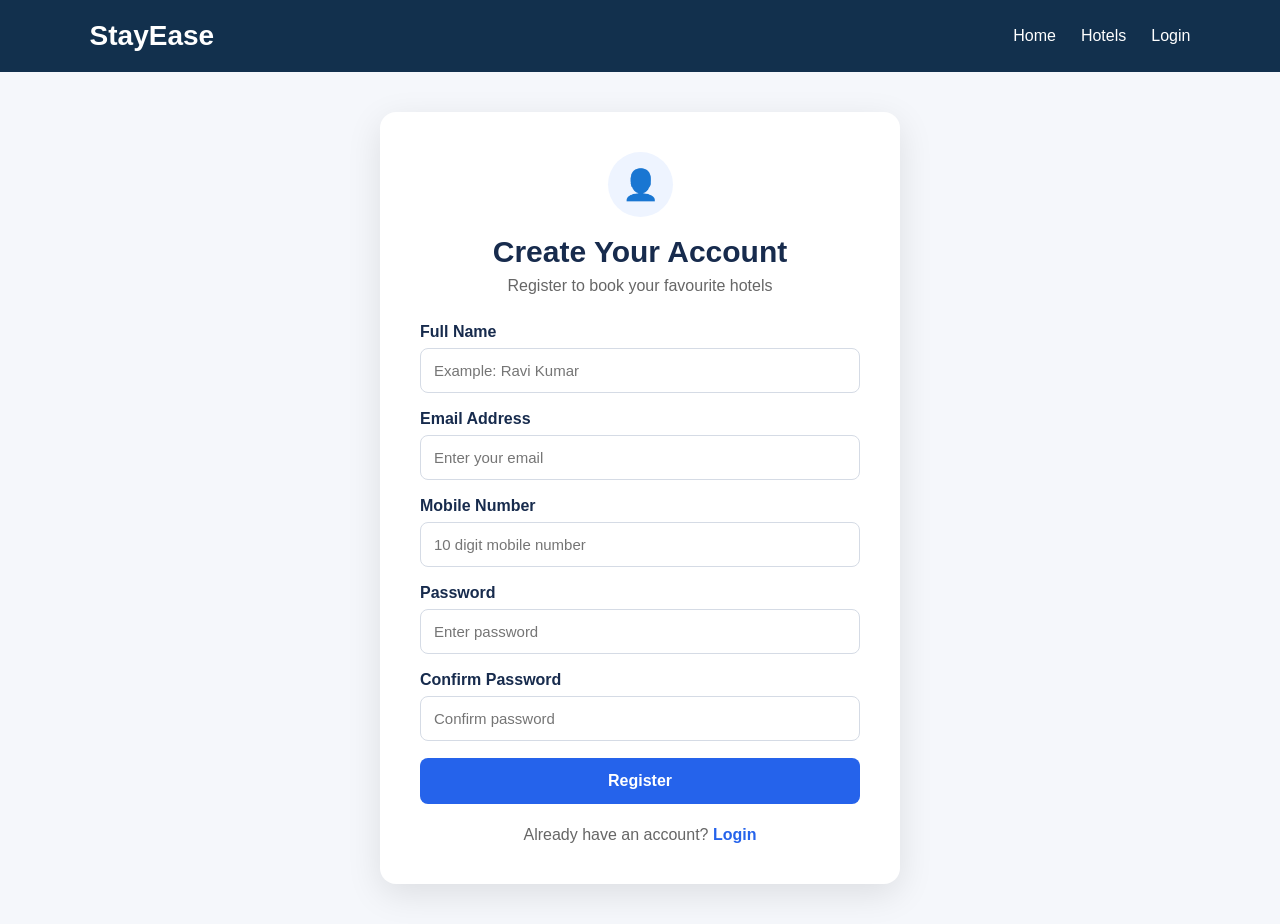
<file: register.html>
<!DOCTYPE html>
<html lang="en">

<head>

    <meta charset="UTF-8">

    <meta name="viewport"
          content="width=device-width, initial-scale=1.0">

    <title>Register - StayEase</title>

    <style>

        * {
            margin: 0;
            padding: 0;
            box-sizing: border-box;
        }

        body {
            font-family: Arial, sans-serif;
            background: #f5f7fb;
            color: #172b4d;
            min-height: 100vh;
        }

        .navbar {
            height: 72px;
            background: #12304d;
            display: flex;
            align-items: center;
            justify-content: space-between;
            padding: 0 7%;
        }

        .logo {
            color: white;
            font-size: 28px;
            font-weight: bold;
        }

        .nav-links {
            display: flex;
            gap: 25px;
        }

        .nav-links a {
            color: white;
            text-decoration: none;
        }

        .nav-links a:hover {
            color: #60a5fa;
        }

        .page {
            min-height: calc(100vh - 72px);
            display: flex;
            justify-content: center;
            align-items: center;
            padding: 40px 20px;
        }

        .register-card {
            width: 100%;
            max-width: 520px;
            background: white;
            padding: 40px;
            border-radius: 16px;
            box-shadow: 0 10px 35px rgba(0,0,0,.10);
        }

        .icon {
            width: 65px;
            height: 65px;
            margin: 0 auto 18px;
            background: #eef4ff;
            border-radius: 50%;
            display: flex;
            justify-content: center;
            align-items: center;
            font-size: 30px;
        }

        h1 {
            text-align: center;
            font-size: 30px;
            margin-bottom: 8px;
        }

        .subtitle {
            text-align: center;
            color: #666;
            margin-bottom: 28px;
        }

        .form-group {
            margin-bottom: 17px;
        }

        label {
            display: block;
            font-weight: bold;
            margin-bottom: 7px;
        }

        input {
            width: 100%;
            padding: 13px;
            border: 1px solid #d5dbe5;
            border-radius: 8px;
            font-size: 15px;
            outline: none;
        }

        input:focus {
            border-color: #2563eb;
        }

        button {
            width: 100%;
            padding: 14px;
            border: none;
            border-radius: 8px;
            background: #2563eb;
            color: white;
            font-size: 16px;
            font-weight: bold;
            cursor: pointer;
        }

        button:hover {
            background: #1d4ed8;
        }

        .message {
            display: none;
            padding: 12px;
            margin-bottom: 18px;
            border-radius: 8px;
            text-align: center;
        }

        .error {
            display: block;
            background: #fee2e2;
            color: #b91c1c;
        }

        .success {
            display: block;
            background: #dcfce7;
            color: #15803d;
        }

        .login-text {
            text-align: center;
            margin-top: 22px;
            color: #666;
        }

        .login-text a {
            color: #2563eb;
            font-weight: bold;
            text-decoration: none;
        }

        @media(max-width:600px) {

            .navbar {
                height: auto;
                padding: 15px 20px;
                flex-direction: column;
                gap: 15px;
            }

            .nav-links {
                gap: 15px;
                flex-wrap: wrap;
                justify-content: center;
            }

            .register-card {
                padding: 30px 22px;
            }

        }

    </style>

</head>


<body>


<nav class="navbar">

    <div class="logo">
        StayEase
    </div>

    <div class="nav-links">

        <a href="index.html">
            Home
        </a>

        <a href="hotels.html">
            Hotels
        </a>

        <a href="login.html">
            Login
        </a>

    </div>

</nav>



<div class="page">

    <div class="register-card">


        <div class="icon">
            👤
        </div>


        <h1>
            Create Your Account
        </h1>


        <p class="subtitle">
            Register to book your favourite hotels
        </p>


        <div
            id="message"
            class="message">
        </div>


        <form id="registerForm">


            <div class="form-group">

                <label>
                    Full Name
                </label>

                <input
                    type="text"
                    id="name"
                    placeholder="Example: Ravi Kumar"
                    required>

            </div>


            <div class="form-group">

                <label>
                    Email Address
                </label>

                <input
                    type="email"
                    id="email"
                    placeholder="Enter your email"
                    required>

            </div>


            <div class="form-group">

                <label>
                    Mobile Number
                </label>

                <input
                    type="tel"
                    id="phone"
                    placeholder="10 digit mobile number"
                    maxlength="10"
                    required>

            </div>


            <div class="form-group">

                <label>
                    Password
                </label>

                <input
                    type="password"
                    id="password"
                    placeholder="Enter password"
                    required>

            </div>


            <div class="form-group">

                <label>
                    Confirm Password
                </label>

                <input
                    type="password"
                    id="confirmPassword"
                    placeholder="Confirm password"
                    required>

            </div>


            <button type="submit">
                Register
            </button>


        </form>


        <p class="login-text">

            Already have an account?

            <a href="login.html">
                Login
            </a>

        </p>


    </div>

</div>



<script>


/* =========================================
   GENERATE PERMANENT USER ID
   ========================================= */

function generateUserId() {

    let users =
        JSON.parse(
            localStorage.getItem("users")
        ) || [];


    let maxId = 50000;


    users.forEach(function(user) {

        if (user.id) {

            const id =
                Number(user.id);

            if (
                !isNaN(id) &&
                id >= 50000
            ) {

                if (id > maxId) {
                    maxId = id;
                }

            }

        }

    });


    return maxId + 1;
}



/* =========================================
   REGISTER
   ========================================= */

document
.getElementById("registerForm")
.addEventListener(
    "submit",
    function(event) {

        event.preventDefault();


        const name =
            document
            .getElementById("name")
            .value
            .trim();


        const email =
            document
            .getElementById("email")
            .value
            .trim()
            .toLowerCase();


        const phone =
            document
            .getElementById("phone")
            .value
            .trim();


        const password =
            document
            .getElementById("password")
            .value;


        const confirmPassword =
            document
            .getElementById("confirmPassword")
            .value;


        const message =
            document
            .getElementById("message");


        /* ==============================
           VALIDATE MOBILE
           ============================== */

        if (!/^[0-9]{10}$/.test(phone)) {

            message.className =
                "message error";

            message.textContent =
                "Please enter a valid 10 digit mobile number.";

            return;
        }


        /* ==============================
           CHECK PASSWORD
           ============================== */

        if (password !== confirmPassword) {

            message.className =
                "message error";

            message.textContent =
                "Passwords do not match.";

            return;
        }


        /* ==============================
           GET USERS
           ============================== */

        let users =
            JSON.parse(
                localStorage.getItem("users")
            ) || [];


        /* ==============================
           CHECK EMAIL
           ============================== */

        const existingUser =
            users.find(
                function(user) {

                    return (
                        user.email === email
                    );

                }
            );


        if (existingUser) {

            message.className =
                "message error";

            message.textContent =
                "This email is already registered.";

            return;
        }


        /* ==============================
           CREATE USER
           ============================== */

        const newUser = {

            id: generateUserId(),

            name: name,

            email: email,

            phone: phone,

            password: password

        };


        users.push(newUser);


        localStorage.setItem(
            "users",
            JSON.stringify(users)
        );


        /* ==============================
           SUCCESS
           ============================== */

        message.className =
            "message success";

        message.textContent =
            "Registration successful! Your User ID is " +
            newUser.id;


        document
        .getElementById("registerForm")
        .reset();


        setTimeout(
            function() {

                window.location.href =
                    "login.html";

            },
            1500
        );

    }
);

</script>


</body>

</html>
</file>
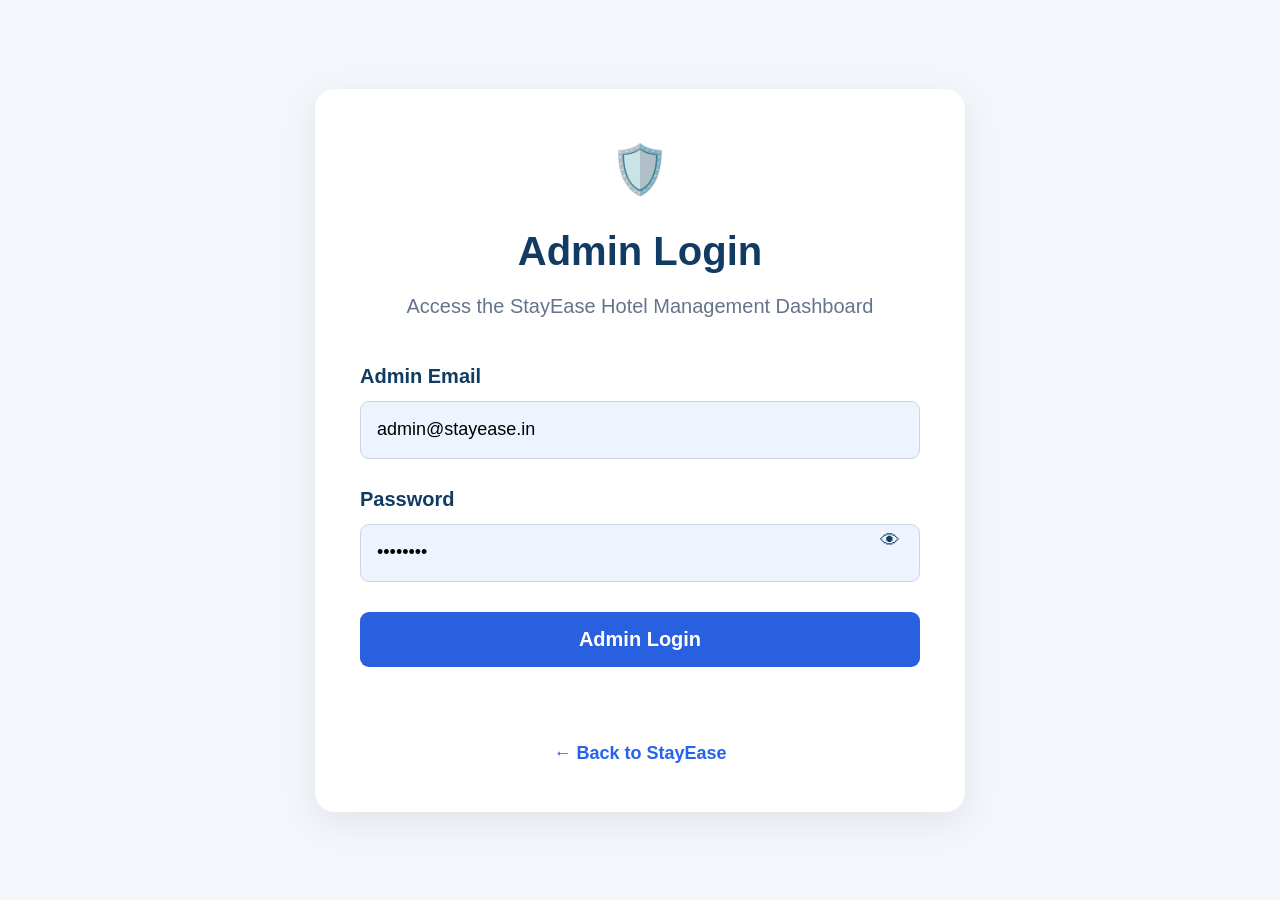
<file: admin/dashboard.html>
<!DOCTYPE html>
<html lang="en">
<head>
    <meta charset="UTF-8">
    <meta name="viewport" content="width=device-width, initial-scale=1.0">

    <title>Admin Dashboard - StayEase</title>

    <link rel="stylesheet" href="../css/style.css">

    <style>
        /* =========================
           ADMIN DASHBOARD EXTRA CSS
           ========================= */

        .admin-table {
            width: 100%;
            border-collapse: collapse;
            min-width: 900px;
        }

        .admin-table th {
            background: #eaf1ff;
            color: #123b63;
            padding: 15px;
            text-align: left;
            font-weight: 700;
        }

        .admin-table td {
            padding: 15px;
            border-bottom: 1px solid #e5e7eb;
            vertical-align: top;
        }

        .admin-table tr:hover {
            background: #fafcff;
        }

        .table-scroll {
            width: 100%;
            overflow-x: auto;
        }

        .manager-box {
            min-width: 240px;
            line-height: 1.6;
        }

        .manager-name {
            font-weight: 700;
            color: #123b63;
            font-size: 16px;
        }

        .manager-info {
            color: #555;
            font-size: 13px;
        }

        .edit-manager-btn {
            margin-top: 8px;
            background: #2563eb;
            color: white;
            border: none;
            padding: 7px 12px;
            border-radius: 6px;
            cursor: pointer;
            font-size: 13px;
        }

        .edit-manager-btn:hover {
            background: #1d4ed8;
        }

        .delete-btn {
            background: #dc2626;
            color: white;
            border: none;
            padding: 8px 13px;
            border-radius: 6px;
            cursor: pointer;
        }

        .delete-btn:hover {
            background: #b91c1c;
        }

        .admin-form-card {
            background: white;
            border-radius: 14px;
            padding: 25px;
            margin-bottom: 25px;
            box-shadow: 0 5px 20px rgba(0,0,0,0.06);
        }

        .admin-form-card h2,
        .admin-form-card h3 {
            color: #123b63;
            margin-top: 0;
        }

        .form-grid {
            display: grid;
            grid-template-columns: repeat(2, 1fr);
            gap: 18px;
        }

        .form-group {
            display: flex;
            flex-direction: column;
            gap: 7px;
        }

        .form-group.full {
            grid-column: 1 / -1;
        }

        .form-group label {
            font-weight: 600;
            color: #123b63;
        }

        .form-group input,
        .form-group select,
        .form-group textarea {
            width: 100%;
            padding: 11px 12px;
            border: 1px solid #d1d5db;
            border-radius: 7px;
            font-size: 14px;
            box-sizing: border-box;
        }

        .form-group textarea {
            min-height: 90px;
            resize: vertical;
        }

        .form-group input:focus,
        .form-group select:focus,
        .form-group textarea:focus {
            outline: none;
            border-color: #2563eb;
        }

        .form-buttons {
            margin-top: 20px;
            display: flex;
            gap: 10px;
            flex-wrap: wrap;
        }

        .btn-secondary {
            background: #64748b;
            color: white;
            border: none;
            padding: 11px 18px;
            border-radius: 7px;
            cursor: pointer;
        }

        .btn-secondary:hover {
            background: #475569;
        }

        .btn-success {
            background: #16a34a;
            color: white;
            border: none;
            padding: 11px 18px;
            border-radius: 7px;
            cursor: pointer;
        }

        .btn-success:hover {
            background: #15803d;
        }

        .hotel-title {
            font-weight: 700;
            color: #123b63;
            font-size: 16px;
        }

        .hotel-city {
            color: #64748b;
            font-size: 13px;
            margin-top: 3px;
        }

        .price-text {
            font-weight: 700;
            color: #123b63;
        }

        .status-badge {
            display: inline-block;
            padding: 5px 10px;
            border-radius: 20px;
            font-size: 12px;
            font-weight: 700;
        }

        .status-confirmed {
            background: #dcfce7;
            color: #15803d;
        }

        .status-completed {
            background: #dbeafe;
            color: #1d4ed8;
        }

        .status-cancelled {
            background: #fee2e2;
            color: #b91c1c;
        }

        .status-pending {
            background: #fef3c7;
            color: #92400e;
        }

        .empty-message {
            text-align: center;
            padding: 30px;
            color: #64748b;
        }

        .stats-grid {
            display: grid;
            grid-template-columns: repeat(5, 1fr);
            gap: 20px;
            margin: 25px 0;
        }

        .stat-card {
            background: white;
            padding: 25px;
            border-radius: 15px;
            box-shadow: 0 5px 20px rgba(0,0,0,0.06);
        }

        .stat-card h4 {
            margin: 0 0 12px;
            color: #64748b;
            font-weight: 500;
        }

        .stat-card .stat-number {
            font-size: 30px;
            font-weight: 700;
            color: #2563eb;
        }

        .admin-section {
            display: none;
        }

        .admin-section.active {
            display: block;
        }

        .section-card {
            background: white;
            padding: 25px;
            border-radius: 15px;
            box-shadow: 0 5px 20px rgba(0,0,0,0.06);
            margin-bottom: 25px;
        }

        .section-card h2 {
            color: #123b63;
            margin-top: 0;
        }

        .recent-booking-card {
            border: 1px solid #e5e7eb;
            padding: 18px;
            border-radius: 10px;
            margin-bottom: 12px;
        }

        .recent-booking-card strong {
            color: #123b63;
        }

        .payment-summary {
            display: grid;
            grid-template-columns: repeat(4, 1fr);
            gap: 18px;
            margin-bottom: 25px;
        }

        .payment-summary-card {
            background: white;
            padding: 22px;
            border-radius: 12px;
            box-shadow: 0 4px 15px rgba(0,0,0,0.05);
        }

        .payment-summary-card h4 {
            margin: 0 0 10px;
            color: #64748b;
        }

        .payment-summary-card p {
            margin: 0;
            font-size: 25px;
            font-weight: 700;
            color: #2563eb;
        }

        .manager-edit-title {
            display: flex;
            justify-content: space-between;
            align-items: center;
            gap: 15px;
            margin-bottom: 20px;
        }

        .manager-edit-title h3 {
            margin: 0;
        }

        .manager-note {
            background: #eff6ff;
            border-left: 4px solid #2563eb;
            padding: 12px 15px;
            margin-bottom: 20px;
            color: #1e3a8a;
            border-radius: 5px;
        }

        @media (max-width: 1100px) {
            .stats-grid {
                grid-template-columns: repeat(2, 1fr);
            }

            .payment-summary {
                grid-template-columns: repeat(2, 1fr);
            }
        }

        @media (max-width: 700px) {
            .form-grid {
                grid-template-columns: 1fr;
            }

            .form-group.full {
                grid-column: auto;
            }

            .stats-grid,
            .payment-summary {
                grid-template-columns: 1fr;
            }
        }
    </style>
</head>

<body>

<div class="admin-layout">

    <!-- =========================
         SIDEBAR
         ========================= -->

    <aside class="admin-sidebar">

        <div class="admin-logo">
            StayEase
        </div>

        <nav class="admin-nav">

            <button onclick="showSection('dashboard')" class="admin-nav-btn active">
                📊 Dashboard
            </button>

            <button onclick="showSection('hotels')" class="admin-nav-btn">
                🏨 Hotel Management
            </button>

            <button onclick="showSection('users')" class="admin-nav-btn">
                👥 User Management
            </button>

            <button onclick="showSection('bookings')" class="admin-nav-btn">
                📋 Booking Management
            </button>

            <button onclick="showSection('completedBookings')" class="admin-nav-btn">
                ✅ Completed Bookings
            </button>

            <button onclick="showSection('payments')" class="admin-nav-btn">
                💳 Payment Module
            </button>

            <button onclick="showSection('managerDetails')" class="admin-nav-btn">
                👨‍💼 Manager Details
            </button>

            <button onclick="showSection('reviews')" class="admin-nav-btn">
                ⭐ Reviews
            </button>

            <button onclick="adminLogout()" class="admin-nav-btn logout-btn">
                🚪 Logout
            </button>

        </nav>

    </aside>


    <!-- =========================
         MAIN CONTENT
         ========================= -->

    <main class="admin-main">

        <!-- HEADER -->

        <div class="admin-header">

            <div>
                <h1>Admin Dashboard</h1>
                <p>Manage StayEase hotel operations</p>
            </div>

            <div class="admin-profile-card">

                <strong id="adminProfileName">
                    StayEase Administrator
                </strong>

                <span id="adminProfileRole">
                    Hotel Platform Administrator
                </span>

                <small id="adminProfileEmail">
                    admin@stayease.in
                </small>

            </div>

        </div>


        <!-- =====================================================
             DASHBOARD
             ===================================================== -->

        <section id="dashboard" class="admin-section active">

            <div class="stats-grid">

                <div class="stat-card">
                    <h4>Total Hotels</h4>
                    <div class="stat-number" id="totalHotels">0</div>
                </div>

                <div class="stat-card">
                    <h4>Total Users</h4>
                    <div class="stat-number" id="totalUsers">0</div>
                </div>

                <div class="stat-card">
                    <h4>Total Bookings</h4>
                    <div class="stat-number" id="totalBookings">0</div>
                </div>

                <div class="stat-card">
                    <h4>Completed Bookings</h4>
                    <div class="stat-number" id="completedBookings">0</div>
                </div>

                <div class="stat-card">
                    <h4>Total Revenue</h4>
                    <div class="stat-number" id="totalRevenue">₹0</div>
                </div>

            </div>


            <div class="section-card">

                <h2>Recent Bookings</h2>

                <div id="recentBookings">
                    <div class="empty-message">
                        No recent bookings.
                    </div>
                </div>

            </div>

        </section>


        <!-- =====================================================
             HOTEL MANAGEMENT
             ===================================================== -->

        <section id="hotels" class="admin-section">

            <div class="section-card">

                <h2>Hotel Management</h2>

                <p>
                    Add hotels and manage hotel manager information.
                </p>

            </div>


            <!-- ADD HOTEL -->

            <div class="admin-form-card">

                <h3>Add New Hotel</h3>

                <form onsubmit="addHotel(event)">

                    <div class="form-grid">

                        <div class="form-group">
                            <label>Hotel Name</label>
                            <input
                                type="text"
                                id="hotelName"
                                required
                                placeholder="Example: Taj Krishna"
                            >
                        </div>

                        <div class="form-group">
                            <label>City</label>
                            <input
                                type="text"
                                id="hotelCity"
                                required
                                placeholder="Example: Hyderabad"
                            >
                        </div>

                        <div class="form-group">
                            <label>Rating</label>
                            <input
                                type="number"
                                id="hotelRating"
                                min="1"
                                max="5"
                                step="0.1"
                                value="4.5"
                                required
                            >
                        </div>

                        <div class="form-group">
                            <label>Starting Price</label>
                            <input
                                type="number"
                                id="hotelPrice"
                                min="0"
                                required
                                placeholder="3000"
                            >
                        </div>

                        <div class="form-group">
                            <label>Manager Name</label>
                            <input
                                type="text"
                                id="newManagerName"
                                required
                                placeholder="Example: Ravi Kumar"
                            >
                        </div>

                        <div class="form-group">
                            <label>Manager Contact</label>
                            <input
                                type="tel"
                                id="newManagerPhone"
                                required
                                placeholder="9876543210"
                            >
                        </div>

                        <div class="form-group">
                            <label>Manager Email</label>
                            <input
                                type="email"
                                id="newManagerEmail"
                                required
                                placeholder="manager@hotel.in"
                            >
                        </div>

                        <div class="form-group">
                            <label>Hotel Location</label>
                            <input
                                type="text"
                                id="newHotelLocation"
                                required
                                placeholder="Banjara Hills, Hyderabad"
                            >
                        </div>

                        <div class="form-group full">
                            <label>Google Maps Link</label>
                            <input
                                type="url"
                                id="newHotelLocationLink"
                                placeholder="https://www.google.com/maps/"
                            >
                        </div>

                        <div class="form-group full">
                            <label>Hotel Image URL</label>
                            <input
                                type="url"
                                id="hotelImage"
                                placeholder="https://images.unsplash.com/..."
                            >
                        </div>

                        <div class="form-group full">
                            <label>Description</label>
                            <textarea
                                id="hotelDescription"
                                placeholder="Enter hotel description"
                            ></textarea>
                        </div>

                    </div>

                    <div class="form-buttons">

                        <button
                            type="submit"
                            class="btn btn-primary"
                        >
                            + Add Hotel
                        </button>

                    </div>

                </form>

            </div>


            <!-- HOTEL LIST -->

            <div class="section-card">

                <h2>Hotel List</h2>

                <div class="table-scroll">

                    <table class="admin-table">

                        <thead>

                            <tr>

                                <th>ID</th>

                                <th>Hotel</th>

                                <th>City</th>

                                <th>Manager Details</th>

                                <th>Rating</th>

                                <th>Price</th>

                                <th>Action</th>

                            </tr>

                        </thead>

                        <tbody id="hotelTableBody">

                        </tbody>

                    </table>

                </div>

            </div>


            <!-- EDIT MANAGER -->

            <div
                id="managerEditCard"
                class="admin-form-card"
                style="display:none;"
            >

                <div class="manager-edit-title">

                    <h3>Edit Hotel Manager</h3>

                    <button
                        type="button"
                        class="btn-secondary"
                        onclick="closeManagerEditor()"
                    >
                        Close
                    </button>

                </div>

                <div class="manager-note">

                    Only an administrator can change these manager details.

                </div>

                <form onsubmit="updateManager(event)">

                    <input
                        type="hidden"
                        id="editManagerHotelId"
                    >

                    <div class="form-grid">

                        <div class="form-group full">

                            <label>Hotel</label>

                            <input
                                type="text"
                                id="editManagerHotelName"
                                readonly
                            >

                        </div>

                        <div class="form-group">

                            <label>Manager Name</label>

                            <input
                                type="text"
                                id="editManagerName"
                                required
                            >

                        </div>

                        <div class="form-group">

                            <label>Contact Number</label>

                            <input
                                type="tel"
                                id="editManagerPhone"
                                required
                            >

                        </div>

                        <div class="form-group">

                            <label>Manager Email</label>

                            <input
                                type="email"
                                id="editManagerEmail"
                                required
                            >

                        </div>

                        <div class="form-group">

                            <label>Hotel Location</label>

                            <input
                                type="text"
                                id="editHotelLocation"
                                required
                            >

                        </div>

                        <div class="form-group full">

                            <label>Google Maps Link</label>

                            <input
                                type="url"
                                id="editHotelLocationLink"
                            >

                        </div>

                    </div>

                    <div class="form-buttons">

                        <button
                            type="submit"
                            class="btn-success"
                        >
                            Update Manager Details
                        </button>

                        <button
                            type="button"
                            class="btn-secondary"
                            onclick="closeManagerEditor()"
                        >
                            Cancel
                        </button>

                    </div>

                </form>

            </div>

        </section>


        <!-- =====================================================
             USER MANAGEMENT
             ===================================================== -->

        <section id="users" class="admin-section">

            <div class="section-card">

                <h2>User Management</h2>

                <div class="table-scroll">

                    <table class="admin-table">

                        <thead>

                            <tr>
                                <th>User ID</th>
                                <th>Name</th>
                                <th>Email</th>
                                <th>Mobile</th>
                                <th>Action</th>
                            </tr>

                        </thead>

                        <tbody id="userTableBody">

                        </tbody>

                    </table>

                </div>

            </div>

        </section>


        <!-- =====================================================
             BOOKING MANAGEMENT
             ===================================================== -->

        <section id="bookings" class="admin-section">

            <div class="section-card">

                <h2>Booking Management</h2>

                <div class="table-scroll">

                    <table class="admin-table">

                        <thead>

                            <tr>
                                <th>Booking ID</th>
                                <th>User ID</th>
                                <th>User Name</th>
                                <th>Hotel</th>
                                <th>City</th>
                                <th>Room Type</th>
                                <th>Guests</th>
                                <th>AC / Non-AC</th>
                                <th>Check-in</th>
                                <th>Check-out</th>
                                <th>Amount</th>
                                <th>Status</th>
                                <th>Cancellation</th>
                                <th>Action</th>
                            </tr>

                        </thead>

                        <tbody id="bookingTableBody">

                        </tbody>

                    </table>

                </div>

            </div>

        </section>


        <!-- =====================================================
             COMPLETED BOOKINGS
             ===================================================== -->

        <section id="completedBookings" class="admin-section">

            <div class="section-card">

                <h2>Completed Bookings</h2>

                <p>
                    Bookings are moved here when the checkout date is today
                    or earlier.
                </p>

                <div class="table-scroll">

                    <table class="admin-table">

                        <thead>

                            <tr>
                                <th>Booking ID</th>
                                <th>User ID</th>
                                <th>User Name</th>
                                <th>Hotel</th>
                                <th>City</th>
                                <th>Room Type</th>
                                <th>Guests</th>
                                <th>AC / Non-AC</th>
                                <th>Check-in</th>
                                <th>Check-out</th>
                                <th>Completed Amount</th>
                                <th>Status</th>
                            </tr>

                        </thead>

                        <tbody id="completedBookingTableBody">

                        </tbody>

                    </table>

                </div>

            </div>

        </section>


        <!-- =====================================================
             PAYMENT MODULE
             ===================================================== -->

        <section id="payments" class="admin-section">

            <div class="payment-summary">

                <div class="payment-summary-card">
                    <h4>Total Paid</h4>
                    <p id="paymentTotalPaid">₹0</p>
                </div>

                <div class="payment-summary-card">
                    <h4>Admin Revenue</h4>
                    <p id="paymentAdminRevenue">₹0</p>
                </div>

                <div class="payment-summary-card">
                    <h4>Payment Module</h4>
                    <p id="paymentModuleRevenue">₹0</p>
                </div>

                <div class="payment-summary-card">
                    <h4>Hotel Revenue</h4>
                    <p id="paymentHotelRevenue">₹0</p>
                </div>

            </div>


            <div class="section-card">

                <h2>Payment Transactions</h2>

                <div class="table-scroll">

                    <table class="admin-table">

                        <thead>

                            <tr>
                                <th>Booking ID</th>
                                <th>User ID</th>
                                <th>User</th>
                                <th>Hotel</th>
                                <th>Room</th>
                                <th>Amount</th>
                                <th>Admin Revenue</th>
                                <th>Payment Module</th>
                                <th>Hotel Revenue</th>
                                <th>Payment Method</th>
                                <th>Payment Status</th>
                                <th>Date</th>
                            </tr>

                        </thead>

                        <tbody id="paymentTableBody">

                        </tbody>

                    </table>

                </div>

            </div>

        </section>


        <!-- =====================================================
             MANAGER DETAILS
             ===================================================== -->

        <section id="managerDetails" class="admin-section">

            <div class="section-card">

                <h2>Manager Details</h2>

                <p>
                    Select a hotel to view and update its manager details.
                </p>

                <div class="form-grid">

                    <div class="form-group">

                        <label>Select Hotel</label>

                        <select
                            id="managerHotelSelect"
                            onchange="loadManagerDetails()"
                        >

                            <option value="">
                                Select Hotel
                            </option>

                        </select>

                    </div>

                </div>

            </div>


            <div
                id="managerDetailsCard"
                class="admin-form-card"
                style="display:none;"
            >

                <h3>Hotel Manager Information</h3>

                <form onsubmit="updateManager(event)">

                    <input
                        type="hidden"
                        id="managerHotelId"
                    >

                    <div class="form-grid">

                        <div class="form-group full">

                            <label>Hotel Name</label>

                            <input
                                type="text"
                                id="managerHotelName"
                                readonly
                            >

                        </div>

                        <div class="form-group">

                            <label>Manager Name</label>

                            <input
                                type="text"
                                id="managerName"
                                required
                            >

                        </div>

                        <div class="form-group">

                            <label>Contact Number</label>

                            <input
                                type="tel"
                                id="managerPhone"
                                required
                            >

                        </div>

                        <div class="form-group">

                            <label>Manager Email</label>

                            <input
                                type="email"
                                id="managerEmail"
                                required
                            >

                        </div>

                        <div class="form-group">

                            <label>Hotel Location</label>

                            <input
                                type="text"
                                id="managerLocation"
                                required
                            >

                        </div>

                        <div class="form-group full">

                            <label>Google Maps Link</label>

                            <input
                                type="url"
                                id="managerLocationLink"
                            >

                        </div>

                    </div>

                    <div class="form-buttons">

                        <button
                            type="submit"
                            class="btn-success"
                        >
                            Update Manager Details
                        </button>

                    </div>

                </form>

            </div>

        </section>


        <!-- =====================================================
             REVIEWS
             ===================================================== -->

        <section id="reviews" class="admin-section">

            <div class="section-card">

                <h2>Customer Reviews</h2>

                <div class="table-scroll">

                    <table class="admin-table">

                        <thead>

                            <tr>
                                <th>User</th>
                                <th>Hotel</th>
                                <th>Rating</th>
                                <th>Review</th>
                                <th>Date</th>
                            </tr>

                        </thead>

                        <tbody id="reviewTableBody">

                        </tbody>

                    </table>

                </div>

            </div>

        </section>

    </main>

</div>


<!-- =========================
     JAVASCRIPT
     ========================= -->

<script src="../js/data.js"></script>
<script src="../js/auth.js"></script>
<script src="../js/booking.js"></script>
<script src="../js/admin.js"></script>

</body>
</html>
</file>
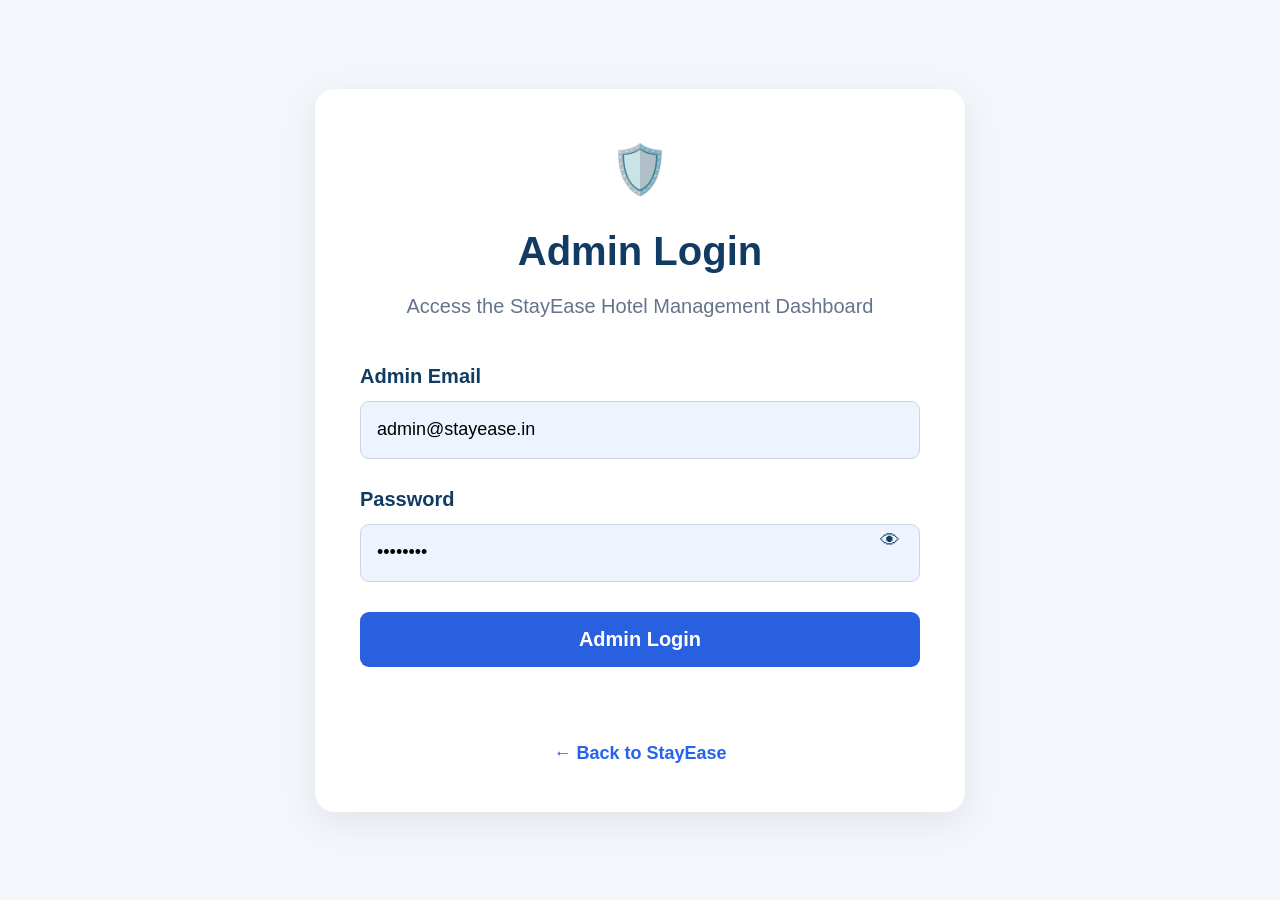
<file: admin/login.html>
<!DOCTYPE html>
<html lang="en">

<head>

    <meta charset="UTF-8">

    <meta
        name="viewport"
        content="width=device-width, initial-scale=1.0"
    >

    <title>Admin Login - StayEase</title>

    <link
        rel="stylesheet"
        href="../css/style.css"
    >

    <style>

        body {
            margin: 0;
            min-height: 100vh;
            background: #f3f6fb;
            font-family: Arial, sans-serif;
        }

        .admin-login-page {
            min-height: 100vh;
            display: flex;
            justify-content: center;
            align-items: center;
            padding: 30px;
            box-sizing: border-box;
        }

        .admin-login-card {
            width: 100%;
            max-width: 650px;
            background: white;
            padding: 45px;
            border-radius: 20px;
            box-shadow: 0 10px 35px rgba(0, 0, 0, 0.08);
            box-sizing: border-box;
        }

        .admin-icon {
            text-align: center;
            font-size: 48px;
            margin-bottom: 15px;
        }

        .admin-login-card h1 {
            text-align: center;
            color: #123b63;
            font-size: 40px;
            margin: 10px 0;
        }

        .admin-subtitle {
            text-align: center;
            color: #64748b;
            font-size: 20px;
            margin-bottom: 40px;
        }

        .admin-login-form {
            width: 100%;
        }

        .admin-login-form label {
            display: block;
            color: #123b63;
            font-size: 20px;
            font-weight: 700;
            margin-bottom: 10px;
        }

        .admin-login-form input {
            width: 100%;
            height: 58px;
            padding: 0 16px;
            box-sizing: border-box;
            border: 1px solid #cbd5e1;
            border-radius: 9px;
            background: #eef4ff;
            font-size: 18px;
            margin-bottom: 25px;
        }

        .admin-login-form input:focus {
            outline: none;
            border-color: #2563eb;
            background: white;
        }

        .password-wrapper {
            position: relative;
            width: 100%;
        }

        .password-wrapper input {
            padding-right: 55px;
        }

        .password-toggle {
            position: absolute;
            right: 15px;
            top: 16px;
            border: none;
            background: transparent;
            cursor: pointer;
            font-size: 20px;
            padding: 5px;
        }

        .admin-login-button {
            width: 100%;
            height: 55px;
            border: none;
            border-radius: 9px;
            background: #2860df;
            color: white;
            font-size: 20px;
            font-weight: 700;
            cursor: pointer;
            margin-top: 5px;
        }

        .admin-login-button:hover {
            background: #1d4ed8;
        }

        .admin-login-button:active {
            transform: scale(0.99);
        }

        .login-message {
            text-align: center;
            min-height: 25px;
            margin-top: 18px;
            font-weight: 600;
            font-size: 15px;
        }

        .back-link {
            display: block;
            text-align: center;
            margin-top: 30px;
            color: #2563eb;
            text-decoration: none;
            font-size: 18px;
            font-weight: 600;
        }

        .back-link:hover {
            text-decoration: underline;
        }

        @media (max-width: 600px) {

            .admin-login-page {
                padding: 15px;
            }

            .admin-login-card {
                padding: 30px 22px;
            }

            .admin-login-card h1 {
                font-size: 32px;
            }

            .admin-subtitle {
                font-size: 16px;
            }

        }

    </style>

</head>


<body>

    <main class="admin-login-page">

        <div class="admin-login-card">

            <div class="admin-icon">
                🛡️
            </div>


            <h1>
                Admin Login
            </h1>


            <p class="admin-subtitle">
                Access the StayEase Hotel Management Dashboard
            </p>


            <form
                id="adminLoginForm"
                class="admin-login-form"
            >

                <label for="adminEmail">
                    Admin Email
                </label>

                <input
                    type="email"
                    id="adminEmail"
                    placeholder="Enter admin email"
                    value="admin@stayease.in"
                    required
                >


                <label for="adminPassword">
                    Password
                </label>


                <div class="password-wrapper">

                    <input
                        type="password"
                        id="adminPassword"
                        placeholder="Enter password"
                        value="admin123"
                        required
                    >

                    <button
                        type="button"
                        class="password-toggle"
                        id="passwordToggle"
                        onclick="toggleAdminPassword()"
                    >
                        👁
                    </button>

                </div>


                <button
                    type="submit"
                    class="admin-login-button"
                >
                    Admin Login
                </button>


                <div
                    id="adminLoginMessage"
                    class="login-message"
                ></div>

            </form>


            <a
                href="../index.html"
                class="back-link"
            >
                ← Back to StayEase
            </a>

        </div>

    </main>


    <script>

        /* =========================================
           ADMIN LOGIN
           ========================================= */

        const ADMIN_ACCOUNTS = [

            {
                name: "StayEase Administrator",
                email: "admin@stayease.in",
                password: "admin123",
                role: "Hotel Platform Administrator"
            },

            {
                name: "Vijay Kumar",
                email: "vijay.admin@stayease.in",
                password: "vijay123",
                role: "Hotel Manager"
            },

            {
                name: "Anjali Reddy",
                email: "anjali.admin@stayease.in",
                password: "anjali123",
                role: "Hotel Manager"
            }

        ];


        /* =========================================
           PASSWORD SHOW / HIDE
           ========================================= */

        function toggleAdminPassword() {

            const password =
                document.getElementById(
                    "adminPassword"
                );

            const button =
                document.getElementById(
                    "passwordToggle"
                );


            if (password.type === "password") {

                password.type = "text";

                button.textContent = "🙈";

            } else {

                password.type = "password";

                button.textContent = "👁";

            }

        }


        /* =========================================
           LOGIN
           ========================================= */

        document
            .getElementById("adminLoginForm")
            .addEventListener(
                "submit",
                function(event) {

                    event.preventDefault();


                    const email =
                        document
                            .getElementById(
                                "adminEmail"
                            )
                            .value
                            .trim();


                    const password =
                        document
                            .getElementById(
                                "adminPassword"
                            )
                            .value
                            .trim();


                    const message =
                        document.getElementById(
                            "adminLoginMessage"
                        );


                    const admin =
                        ADMIN_ACCOUNTS.find(
                            function(account) {

                                return (
                                    account.email
                                        .toLowerCase() ===
                                    email.toLowerCase()
                                )
                                &&
                                account.password ===
                                    password;

                            }
                        );


                    if (!admin) {

                        message.textContent =
                            "Invalid admin email or password.";

                        message.style.color =
                            "#dc2626";

                        return;

                    }


                    /* Save logged-in admin */

                    localStorage.setItem(
                        "currentAdmin",
                        JSON.stringify(admin)
                    );


                    message.textContent =
                        "Login successful. Opening dashboard...";

                    message.style.color =
                        "#16a34a";


                    /* Open dashboard */

                    setTimeout(
                        function() {

                            window.location.href =
                                "dashboard.html";

                        },
                        300
                    );

                }
            );

    </script>

</body>

</html>
</file>
<file: css/style.css>
/* =========================================================
   STAYEASE HOTEL BOOKING PLATFORM
   COMPLETE STYLE SHEET
   ========================================================= */


/* =========================================================
   GLOBAL RESET
   ========================================================= */

* {
    margin: 0;
    padding: 0;
    box-sizing: border-box;
}

html {
    scroll-behavior: smooth;
}

body {
    margin: 0;
    padding: 0;
    font-family: Arial, Helvetica, sans-serif;
    background: #f3f6fb;
    color: #123b63;
    line-height: 1.5;
}

button,
input,
select,
textarea {
    font-family: inherit;
    box-sizing: border-box;
}

button {
    appearance: none;
    -webkit-appearance: none;
}

a {
    text-decoration: none;
    color: inherit;
}

img {
    max-width: 100%;
    display: block;
}


/* =========================================================
   COMMON BUTTONS
   ========================================================= */

.btn {
    display: inline-flex;
    justify-content: center;
    align-items: center;

    border: none;
    border-radius: 8px;

    padding: 11px 20px;

    font-size: 15px;
    font-weight: 700;

    cursor: pointer;

    transition: 0.2s ease;
}

.btn-primary {
    background: #2864e6;
    color: white;
}

.btn-primary:hover {
    background: #1d4ed8;
}

.btn-success {
    background: #16a34a;
    color: white;
}

.btn-success:hover {
    background: #15803d;
}

.btn-danger {
    background: #dc2626;
    color: white;
}

.btn-danger:hover {
    background: #b91c1c;
}

.btn-secondary {
    background: #64748b;
    color: white;
}

.btn-secondary:hover {
    background: #475569;
}


/* =========================================================
   NAVBAR
   ========================================================= */

.navbar {
    width: 100%;
    min-height: 72px;

    background: #123f65;

    display: flex;
    align-items: center;
    justify-content: space-between;

    padding: 0 60px;

    box-sizing: border-box;

    color: white;
}

.logo {
    color: white;
    font-size: 28px;
    font-weight: 700;
    white-space: nowrap;
}

.navbar nav,
.navbar-links {
    display: flex;
    align-items: center;
    gap: 28px;
}

.navbar nav a,
.navbar-links a {
    color: white;
    font-size: 15px;
    font-weight: 600;
    white-space: nowrap;
}

.navbar nav a:hover,
.navbar-links a:hover {
    color: #dbeafe;
}


/* =========================================================
   HERO
   ========================================================= */

.hero {
    min-height: 470px;

    display: flex;
    align-items: center;
    justify-content: center;

    text-align: center;

    padding: 60px 20px;

    background:
        linear-gradient(
            rgba(18, 63, 101, 0.75),
            rgba(18, 63, 101, 0.75)
        ),
        url("https://images.unsplash.com/photo-1566073771259-6a8506099945")
        center/cover no-repeat;
}

.hero-content {
    max-width: 850px;
    color: white;
}

.hero h1 {
    font-size: 52px;
    margin-bottom: 18px;
}

.hero p {
    font-size: 20px;
    margin-bottom: 30px;
}


/* =========================================================
   COMMON SECTION
   ========================================================= */

.section {
    padding: 60px;
}

.section h2 {
    color: #123f65;
    font-size: 32px;
    margin-bottom: 25px;
}

.section p {
    color: #475569;
}


/* =========================================================
   CITY CARDS
   ========================================================= */

.city-grid {
    display: grid;
    grid-template-columns:
        repeat(4, minmax(0, 1fr));

    gap: 25px;
}

.city-card {
    background: white;
    border-radius: 14px;
    overflow: hidden;

    box-shadow:
        0 6px 25px rgba(0, 0, 0, 0.07);

    transition: 0.2s ease;
}

.city-card:hover {
    transform: translateY(-5px);
}

.city-card img {
    width: 100%;
    height: 210px;
    object-fit: cover;
}

.city-card-content {
    padding: 20px;
}

.city-card h3 {
    color: #123f65;
    margin-bottom: 10px;
}

.city-card p {
    margin-bottom: 15px;
}


/* =========================================================
   FEATURE GRID
   ========================================================= */

.feature-grid {
    display: grid;
    grid-template-columns:
        repeat(3, minmax(0, 1fr));

    gap: 25px;
}

.feature-card {
    background: white;
    border-radius: 14px;
    padding: 28px;

    box-shadow:
        0 6px 25px rgba(0, 0, 0, 0.06);
}

.feature-card h3 {
    color: #123f65;
    margin-bottom: 10px;
}


/* =========================================================
   AUTH PAGES
   ========================================================= */

.auth-page {
    min-height: calc(100vh - 72px);

    display: flex;
    justify-content: center;
    align-items: center;

    padding: 40px 20px;
}

.auth-card {
    width: 100%;
    max-width: 550px;

    background: white;

    padding: 40px;

    border-radius: 16px;

    box-shadow:
        0 8px 30px rgba(0, 0, 0, 0.07);
}

.auth-card h1 {
    color: #123f65;
    margin-bottom: 10px;
}

.auth-card p {
    color: #64748b;
    margin-bottom: 25px;
}


/* =========================================================
   FORMS
   ========================================================= */

.form-group {
    margin-bottom: 18px;
}

.form-group label {
    display: block;

    color: #123f65;

    font-weight: 700;

    margin-bottom: 7px;
}

.form-group input,
.form-group select,
.form-group textarea {

    width: 100%;

    padding: 12px 14px;

    border:
        1px solid #cbd5e1;

    border-radius: 8px;

    background: white;

    font-size: 15px;
}

.form-group input:focus,
.form-group select:focus,
.form-group textarea:focus {
    outline: none;

    border-color: #2563eb;

    box-shadow:
        0 0 0 3px rgba(37, 99, 235, 0.1);
}

textarea {
    resize: vertical;
}


/* =========================================================
   PASSWORD
   ========================================================= */

.password-wrapper {
    position: relative;
    width: 100%;
}

.password-wrapper input {
    width: 100%;
    padding-right: 50px;
}

.password-toggle {
    position: absolute;

    right: 10px;
    top: 50%;

    transform: translateY(-50%);

    border: none;

    background: transparent;

    cursor: pointer;

    font-size: 18px;

    padding: 5px;

    color: #123f65;
}


/* =========================================================
   HOTELS PAGE
   ========================================================= */

.hotels-page {
    padding: 45px 60px;
}

.hotels-page h1 {
    color: #123f65;
    margin-bottom: 25px;
}

.search-box {
    background: white;

    padding: 20px;

    border-radius: 12px;

    margin-bottom: 30px;

    display: flex;

    gap: 12px;

    flex-wrap: wrap;

    box-shadow:
        0 5px 20px rgba(0, 0, 0, 0.05);
}

.search-box input,
.search-box select {
    padding: 12px;

    border:
        1px solid #cbd5e1;

    border-radius: 8px;

    min-width: 200px;
}


/* =========================================================
   HOTEL GRID
   ========================================================= */

.hotel-grid {
    display: grid;

    grid-template-columns:
        repeat(3, minmax(0, 1fr));

    gap: 25px;
}

.hotel-card {
    background: white;

    border-radius: 14px;

    overflow: hidden;

    box-shadow:
        0 6px 25px rgba(0, 0, 0, 0.07);

    transition: 0.2s ease;
}

.hotel-card:hover {
    transform: translateY(-5px);
}

.hotel-card img {
    width: 100%;
    height: 220px;
    object-fit: cover;
}

.hotel-card-content {
    padding: 20px;
}

.hotel-card h3 {
    color: #123f65;
    margin-bottom: 6px;
}

.hotel-card .city {
    color: #64748b;
    margin-bottom: 10px;
}

.hotel-card .rating {
    color: #ca8a04;
    font-weight: 700;
    margin-bottom: 10px;
}

.hotel-card .price {
    color: #123f65;
    font-size: 20px;
    font-weight: 700;
    margin: 15px 0;
}


/* =========================================================
   HOTEL DETAILS
   ========================================================= */

.hotel-details-page {
    padding: 45px 60px;
}

.hotel-details-card {
    background: white;

    border-radius: 16px;

    overflow: hidden;

    box-shadow:
        0 7px 28px rgba(0, 0, 0, 0.07);
}

.hotel-details-image {
    width: 100%;
    height: 380px;
    object-fit: cover;
}

.hotel-details-content {
    padding: 35px;
}

.hotel-details-content h1 {
    color: #123f65;
    margin-bottom: 8px;
}

.hotel-details-content h2 {
    color: #123f65;
    margin-top: 30px;
    margin-bottom: 15px;
}

.hotel-info {
    margin: 10px 0;
    color: #475569;
}


/* =========================================================
   ROOM CARDS
   ========================================================= */

.room-grid {
    display: grid;

    grid-template-columns:
        repeat(3, minmax(0, 1fr));

    gap: 20px;
}

.room-card {
    background: #f8fafc;

    border:
        1px solid #e2e8f0;

    border-radius: 12px;

    padding: 20px;
}

.room-card h3 {
    color: #123f65;
    margin-bottom: 12px;
}

.room-card p {
    margin-bottom: 8px;
}

.room-price {
    font-size: 22px;
    font-weight: 700;
    color: #2563eb;
    margin: 15px 0;
}


/* =========================================================
   BOOKING PAGE
   ========================================================= */

.booking-container {
    max-width: 850px;

    margin: 45px auto;

    padding: 0 20px;
}

.booking-card {
    background: white;

    padding: 35px;

    border-radius: 16px;

    box-shadow:
        0 7px 28px rgba(0, 0, 0, 0.07);
}

.booking-card h1 {
    color: #123f65;
    margin-bottom: 25px;
}

.booking-summary {
    background: #eff6ff;

    border-left:
        4px solid #2563eb;

    padding: 18px;

    border-radius: 8px;

    margin-bottom: 25px;
}

.booking-summary p {
    margin-bottom: 7px;
}


/* =========================================================
   PAYMENT
   ========================================================= */

.payment-option {
    display: flex;

    align-items: center;

    gap: 10px;

    padding: 12px;

    border:
        1px solid #e2e8f0;

    border-radius: 8px;

    margin-bottom: 10px;

    cursor: pointer;
}

.payment-option:hover {
    background: #f8fafc;
}


/* =========================================================
   BOOKING CARDS
   ========================================================= */

.bookings-container {
    padding: 45px 60px;
}

.booking-list {
    display: grid;

    grid-template-columns:
        repeat(2, minmax(0, 1fr));

    gap: 20px;
}

.user-booking-card {
    background: white;

    padding: 25px;

    border-radius: 14px;

    box-shadow:
        0 6px 22px rgba(0, 0, 0, 0.06);
}

.user-booking-card h3 {
    color: #123f65;

    margin-bottom: 15px;
}

.user-booking-card p {
    margin-bottom: 7px;

    color: #475569;
}


/* =========================================================
   PROFILE
   ========================================================= */

.profile-container {
    max-width: 850px;

    margin: 45px auto;

    padding: 0 20px;
}

.profile-card {
    background: white;

    padding: 35px;

    border-radius: 16px;

    box-shadow:
        0 7px 28px rgba(0, 0, 0, 0.07);
}

.profile-card h1 {
    color: #123f65;
    margin-bottom: 25px;
}


/* =========================================================
   STATUS BADGES
   ========================================================= */

.status-badge {
    display: inline-block;

    padding: 5px 10px;

    border-radius: 20px;

    font-size: 12px;

    font-weight: 700;
}

.status-confirmed {
    background: #dcfce7;
    color: #15803d;
}

.status-completed {
    background: #dbeafe;
    color: #1d4ed8;
}

.status-cancelled {
    background: #fee2e2;
    color: #b91c1c;
}

.status-pending {
    background: #fef3c7;
    color: #92400e;
}


/* =========================================================
   ADMIN DASHBOARD
   ========================================================= */

.admin-layout {
    min-height: 100vh;

    display: flex;

    background: #f3f6fb;
}


/* =========================================================
   ADMIN SIDEBAR
   ========================================================= */

.admin-sidebar {
    width: 280px;

    min-width: 280px;

    min-height: 100vh;

    background: #123f65;

    color: white;

    position: fixed;

    left: 0;
    top: 0;
    bottom: 0;

    z-index: 1000;

    padding: 30px 16px;

    box-sizing: border-box;

    overflow-y: auto;
}


/* LOGO */

.admin-logo {
    color: white;

    font-size: 30px;

    font-weight: 700;

    text-align: center;

    margin-bottom: 42px;
}


/* ADMIN NAV */

.admin-nav {
    width: 100%;

    display: flex;

    flex-direction: column;

    gap: 8px;
}


/* IMPORTANT:
   This removes browser default button appearance.
*/

.admin-nav-btn {
    width: 100%;

    min-height: 52px;

    display: flex;

    align-items: center;

    justify-content: flex-start;

    gap: 10px;

    padding: 0 18px;

    margin: 0;

    border: none;

    outline: none;

    border-radius: 8px;

    background: transparent;

    color: white;

    font-family: Arial, Helvetica, sans-serif;

    font-size: 16px;

    font-weight: 600;

    line-height: 1.2;

    text-align: left;

    white-space: nowrap;

    cursor: pointer;

    appearance: none;

    -webkit-appearance: none;

    box-shadow: none;

    transition:
        background 0.2s ease,
        color 0.2s ease;
}


/* BUTTON HOVER */

.admin-nav-btn:hover {
    background: rgba(255, 255, 255, 0.12);

    color: white;
}


/* ACTIVE BUTTON */

.admin-nav-btn.active {
    background: #2864e6;

    color: white;

    box-shadow:
        0 3px 10px rgba(0, 0, 0, 0.12);
}


/* FOCUS */

.admin-nav-btn:focus {
    outline: none;

    background: rgba(255, 255, 255, 0.12);
}

.admin-nav-btn.active:focus {
    background: #2864e6;
}


/* LOGOUT */

.admin-nav-btn.logout-btn {
    margin-top: 15px;
}

.admin-nav-btn.logout-btn:hover {
    background: #dc2626;
}


/* =========================================================
   ADMIN MAIN
   ========================================================= */

.admin-main {
    margin-left: 280px;

    width: calc(100% - 280px);

    min-height: 100vh;

    padding: 40px;

    box-sizing: border-box;
}


/* =========================================================
   ADMIN HEADER
   ========================================================= */

.admin-header {
    display: flex;

    justify-content: space-between;

    align-items: flex-start;

    gap: 30px;

    margin-bottom: 30px;
}

.admin-header h1 {
    margin: 0;

    color: #123f65;

    font-size: 38px;
}

.admin-header p {
    margin-top: 8px;

    color: #475569;

    font-size: 18px;
}


/* =========================================================
   ADMIN PROFILE
   ========================================================= */

.admin-profile-card {
    background: white;

    min-width: 240px;

    padding: 18px 22px;

    border-radius: 12px;

    display: flex;

    flex-direction: column;

    gap: 5px;

    box-shadow:
        0 5px 20px rgba(0, 0, 0, 0.06);
}

.admin-profile-card strong {
    color: #123f65;

    font-size: 17px;
}

.admin-profile-card span {
    color: #2563eb;

    font-size: 14px;
}

.admin-profile-card small {
    color: #64748b;

    font-size: 13px;
}


/* =========================================================
   ADMIN SECTIONS
   ========================================================= */

.admin-section {
    display: none;
}

.admin-section.active {
    display: block;
}


/* =========================================================
   ADMIN STATS
   ========================================================= */

.stats-grid {
    display: grid;

    grid-template-columns:
        repeat(5, minmax(0, 1fr));

    gap: 20px;

    margin-bottom: 30px;
}

.stat-card {
    background: white;

    padding: 25px;

    border-radius: 15px;

    min-height: 120px;

    box-shadow:
        0 6px 25px rgba(0, 0, 0, 0.06);
}

.stat-card h4 {
    color: #64748b;

    font-size: 16px;

    font-weight: 500;

    margin-bottom: 12px;
}

.stat-card .stat-number {
    color: #2864e6;

    font-size: 30px;

    font-weight: 700;
}


/* =========================================================
   ADMIN SECTION CARD
   ========================================================= */

.section-card {
    background: white;

    padding: 30px;

    border-radius: 15px;

    margin-bottom: 25px;

    box-shadow:
        0 6px 25px rgba(0, 0, 0, 0.06);
}

.section-card h2 {
    color: #123f65;

    font-size: 27px;

    margin-bottom: 15px;
}


/* =========================================================
   ADMIN FORM CARD
   ========================================================= */

.admin-form-card {
    background: white;

    padding: 30px;

    border-radius: 15px;

    margin-bottom: 25px;

    box-shadow:
        0 6px 25px rgba(0, 0, 0, 0.06);
}

.admin-form-card h3 {
    color: #123f65;

    margin-bottom: 20px;
}


/* =========================================================
   FORM GRID
   ========================================================= */

.form-grid {
    display: grid;

    grid-template-columns:
        repeat(2, minmax(0, 1fr));

    gap: 20px;
}

.form-group.full {
    grid-column: 1 / -1;
}


/* =========================================================
   ADMIN FORM INPUTS
   ========================================================= */

.admin-form-card .form-group label {
    display: block;

    color: #123f65;

    font-weight: 700;

    margin-bottom: 7px;
}

.admin-form-card .form-group input,
.admin-form-card .form-group select,
.admin-form-card .form-group textarea {
    width: 100%;

    padding: 12px 14px;

    border:
        1px solid #cbd5e1;

    border-radius: 8px;

    background: white;

    color: #123f65;

    font-size: 15px;
}

.admin-form-card .form-group input:focus,
.admin-form-card .form-group select:focus,
.admin-form-card .form-group textarea:focus {
    outline: none;

    border-color: #2563eb;

    box-shadow:
        0 0 0 3px rgba(37, 99, 235, 0.1);
}


/* =========================================================
   FORM BUTTONS
   ========================================================= */

.form-buttons {
    display: flex;

    gap: 10px;

    flex-wrap: wrap;

    margin-top: 20px;
}


/* =========================================================
   ADMIN TABLE
   ========================================================= */

.table-wrapper,
.table-scroll {
    width: 100%;

    overflow-x: auto;
}

.admin-table {
    width: 100%;

    border-collapse: collapse;

    min-width: 900px;

    background: white;
}

.admin-table th {
    background: #eaf1ff;

    color: #123f65;

    padding: 15px;

    text-align: left;

    font-weight: 700;

    white-space: nowrap;
}

.admin-table td {
    padding: 15px;

    border-bottom:
        1px solid #e5e7eb;

    color: #334155;

    vertical-align: top;
}

.admin-table tbody tr:hover {
    background: #f8fafc;
}


/* =========================================================
   HOTEL TABLE
   ========================================================= */

.hotel-title {
    color: #123f65;

    font-weight: 700;

    font-size: 16px;
}

.hotel-city {
    color: #64748b;

    font-size: 13px;

    margin-top: 3px;
}

.price-text {
    color: #123f65;

    font-weight: 700;
}


/* =========================================================
   MANAGER DETAILS
   ========================================================= */

.manager-box {
    min-width: 240px;

    line-height: 1.6;
}

.manager-name {
    color: #123f65;

    font-size: 16px;

    font-weight: 700;

    margin-bottom: 3px;
}

.manager-info {
    color: #64748b;

    font-size: 13px;
}

.edit-manager-btn {
    display: inline-flex;

    align-items: center;

    justify-content: center;

    margin-top: 8px;

    padding: 7px 12px;

    border: none;

    border-radius: 6px;

    background: #2563eb;

    color: white;

    font-size: 13px;

    font-weight: 600;

    cursor: pointer;

    appearance: none;

    -webkit-appearance: none;
}

.edit-manager-btn:hover {
    background: #1d4ed8;
}


/* =========================================================
   DELETE BUTTON
   ========================================================= */

.delete-btn {
    display: inline-flex;

    align-items: center;

    justify-content: center;

    border: none;

    border-radius: 6px;

    padding: 8px 13px;

    background: #dc2626;

    color: white;

    font-size: 13px;

    font-weight: 600;

    cursor: pointer;

    appearance: none;

    -webkit-appearance: none;
}

.delete-btn:hover {
    background: #b91c1c;
}


/* =========================================================
   RECENT BOOKINGS
   ========================================================= */

.recent-booking-card {
    border:
        1px solid #e2e8f0;

    border-radius: 10px;

    padding: 18px;

    margin-bottom: 12px;

    background: white;
}

.recent-booking-card strong {
    color: #123f65;
}

.recent-booking-card p {
    color: #64748b;

    margin-top: 5px;
}


/* =========================================================
   PAYMENT SUMMARY
   ========================================================= */

.payment-summary {
    display: grid;

    grid-template-columns:
        repeat(4, minmax(0, 1fr));

    gap: 20px;

    margin-bottom: 25px;
}

.payment-summary-card {
    background: white;

    padding: 23px;

    border-radius: 14px;

    box-shadow:
        0 5px 20px rgba(0, 0, 0, 0.06);
}

.payment-summary-card h4 {
    color: #64748b;

    margin-bottom: 10px;

    font-weight: 500;
}

.payment-summary-card p {
    color: #2563eb;

    font-size: 26px;

    font-weight: 700;
}


/* =========================================================
   MANAGER EDIT
   ========================================================= */

.manager-edit-title {
    display: flex;

    justify-content: space-between;

    align-items: center;

    gap: 15px;

    margin-bottom: 20px;
}

.manager-edit-title h3 {
    margin: 0;
}

.manager-note {
    background: #eff6ff;

    color: #1e3a8a;

    border-left:
        4px solid #2563eb;

    border-radius: 5px;

    padding: 12px 15px;

    margin-bottom: 20px;
}


/* =========================================================
   EMPTY MESSAGE
   ========================================================= */

.empty-message {
    text-align: center;

    padding: 30px;

    color: #64748b;
}


/* =========================================================
   AUTH LOGIN
   ========================================================= */

.auth-page {
    min-height: calc(100vh - 72px);

    display: flex;

    justify-content: center;

    align-items: center;

    padding: 40px 20px;
}


/* =========================================================
   ADMIN LOGIN SPECIFIC
   ========================================================= */

.auth-page .auth-card {
    width: 100%;
    max-width: 650px;
}


/* =========================================================
   PROFILE DETAILS
   ========================================================= */

.profile-info {
    display: grid;

    grid-template-columns:
        repeat(2, minmax(0, 1fr));

    gap: 18px;
}

.profile-info-item {
    background: #f8fafc;

    padding: 15px;

    border-radius: 8px;
}

.profile-info-item strong {
    display: block;

    color: #123f65;

    margin-bottom: 5px;
}

.profile-info-item span {
    color: #64748b;
}


/* =========================================================
   REVIEWS
   ========================================================= */

.review-card {
    background: white;

    padding: 20px;

    border-radius: 12px;

    margin-bottom: 15px;

    box-shadow:
        0 4px 15px rgba(0, 0, 0, 0.05);
}

.review-card h3 {
    color: #123f65;

    margin-bottom: 5px;
}

.review-rating {
    color: #ca8a04;

    font-weight: 700;

    margin-bottom: 8px;
}


/* =========================================================
   RESPONSIVE ADMIN
   ========================================================= */

@media (max-width: 1200px) {

    .stats-grid {
        grid-template-columns:
            repeat(3, minmax(0, 1fr));
    }

    .payment-summary {
        grid-template-columns:
            repeat(2, minmax(0, 1fr));
    }

    .hotel-grid {
        grid-template-columns:
            repeat(2, minmax(0, 1fr));
    }

    .city-grid {
        grid-template-columns:
            repeat(2, minmax(0, 1fr));
    }

}


@media (max-width: 900px) {

    .navbar {
        padding: 0 25px;
    }

    .navbar nav,
    .navbar-links {
        gap: 15px;
    }

    .admin-sidebar {
        width: 230px;

        min-width: 230px;
    }

    .admin-main {
        margin-left: 230px;

        width:
            calc(100% - 230px);

        padding: 25px;
    }

    .admin-nav-btn {
        font-size: 14px;

        padding:
            0 12px;
    }

    .admin-logo {
        font-size: 25px;
    }

    .admin-header {
        flex-direction: column;
    }

    .admin-profile-card {
        width: 100%;

        box-sizing: border-box;
    }

    .form-grid {
        grid-template-columns: 1fr;
    }

    .form-group.full {
        grid-column: auto;
    }

}


@media (max-width: 700px) {

    .navbar {
        min-height: auto;

        padding: 18px;

        flex-direction: column;

        gap: 15px;
    }

    .navbar nav,
    .navbar-links {
        flex-wrap: wrap;

        justify-content: center;
    }

    .hero h1 {
        font-size: 36px;
    }

    .hero p {
        font-size: 17px;
    }

    .section {
        padding: 35px 20px;
    }

    .hotels-page {
        padding: 30px 20px;
    }

    .hotel-details-page {
        padding: 30px 20px;
    }

    .hotel-grid {
        grid-template-columns: 1fr;
    }

    .city-grid {
        grid-template-columns: 1fr;
    }

    .feature-grid {
        grid-template-columns: 1fr;
    }

    .room-grid {
        grid-template-columns: 1fr;
    }

    .booking-list {
        grid-template-columns: 1fr;
    }

    .stats-grid {
        grid-template-columns: 1fr;
    }

    .payment-summary {
        grid-template-columns: 1fr;
    }

}


@media (max-width: 600px) {

    .admin-layout {
        display: block;
    }

    .admin-sidebar {
        position: relative;

        width: 100%;

        min-width: 100%;

        min-height: auto;

        padding: 20px;
    }

    .admin-logo {
        margin-bottom: 20px;
    }

    .admin-nav {
        gap: 5px;
    }

    .admin-nav-btn {
        min-height: 46px;
    }

    .admin-main {
        width: 100%;

        margin-left: 0;

        padding: 20px;
    }

    .admin-header h1 {
        font-size: 30px;
    }

    .section-card,
    .admin-form-card {
        padding: 20px;
    }

}


/* =========================================================
   FINAL BUTTON RESET
   ========================================================= */

.admin-nav button,
.admin-nav-btn,
.edit-manager-btn,
.delete-btn,
.btn,
button {
    font-family: Arial, Helvetica, sans-serif;

    text-decoration: none;

    box-shadow: none;

    outline-offset: 2px;
}


/* Prevent browser default button border */

.admin-nav button {
    border-style: none;
}


/* =========================================================
   END OF STYLE.CSS
   ========================================================= */
</file>
